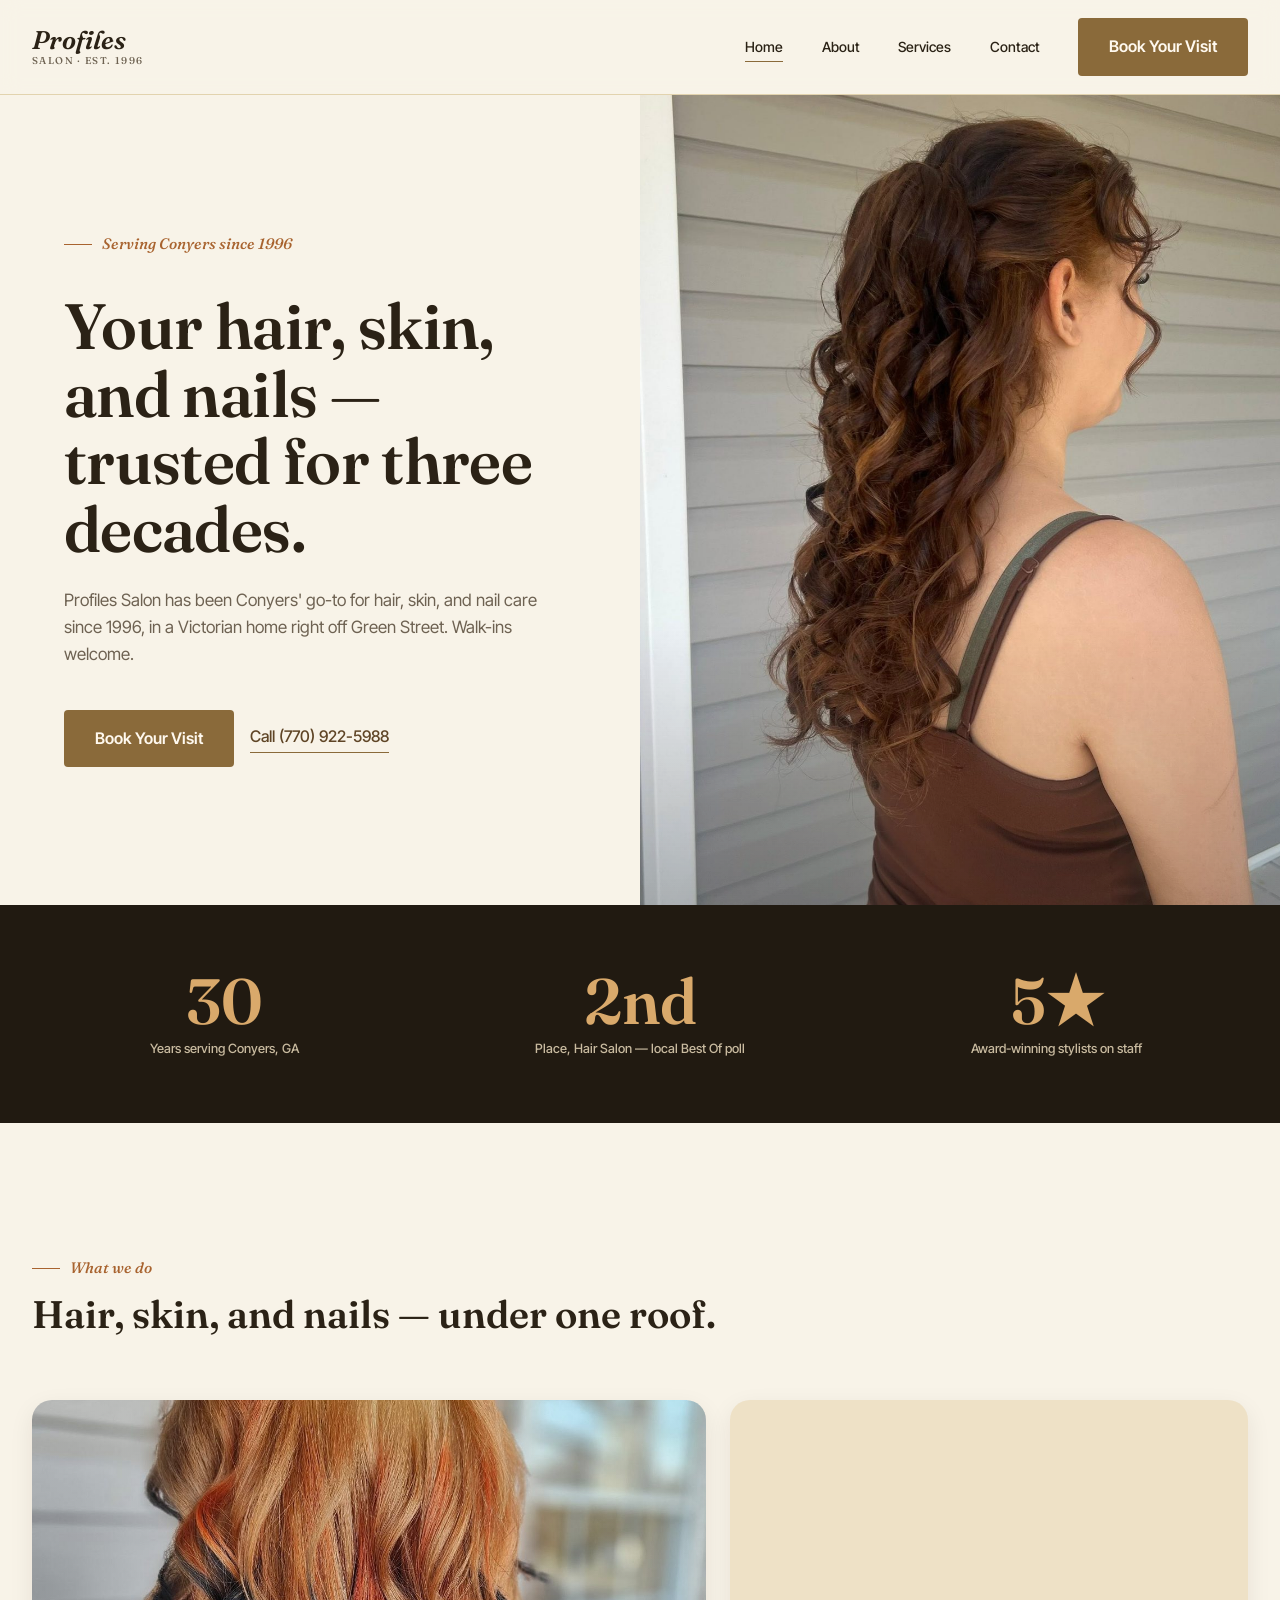
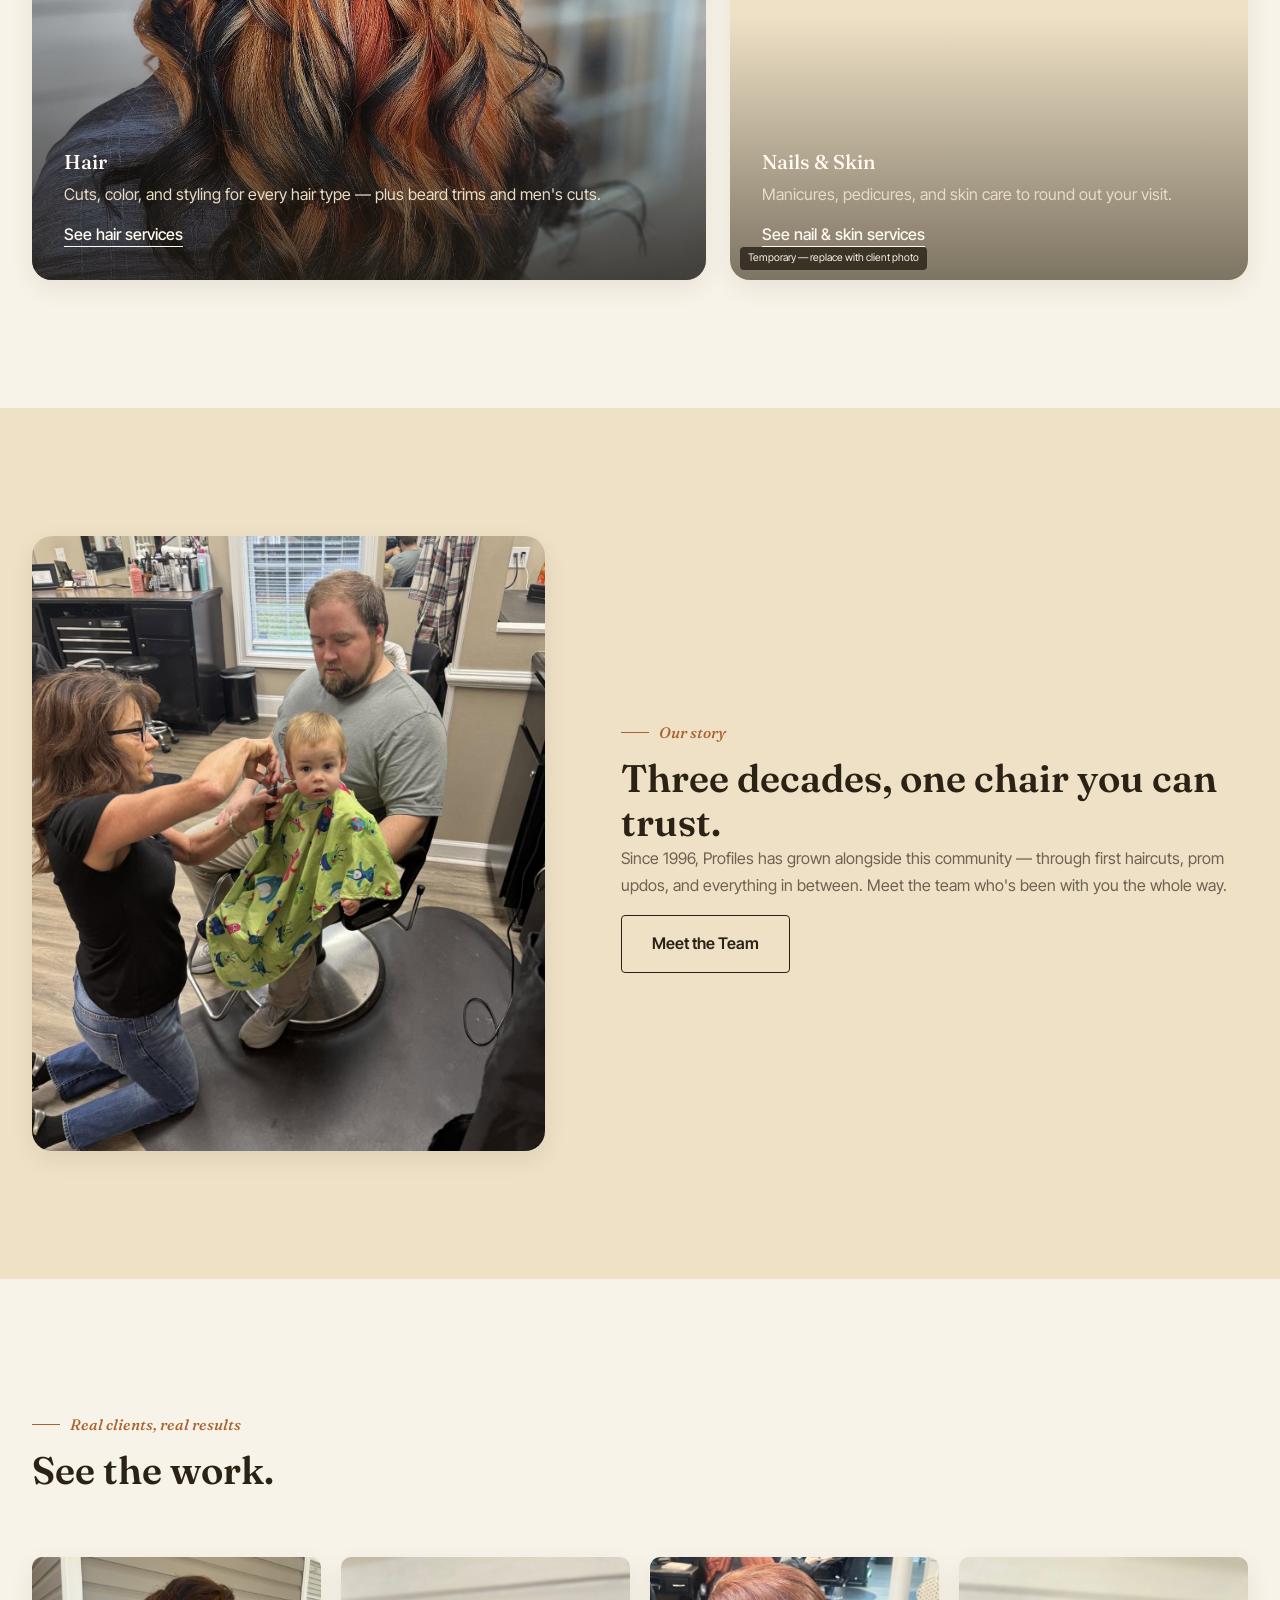
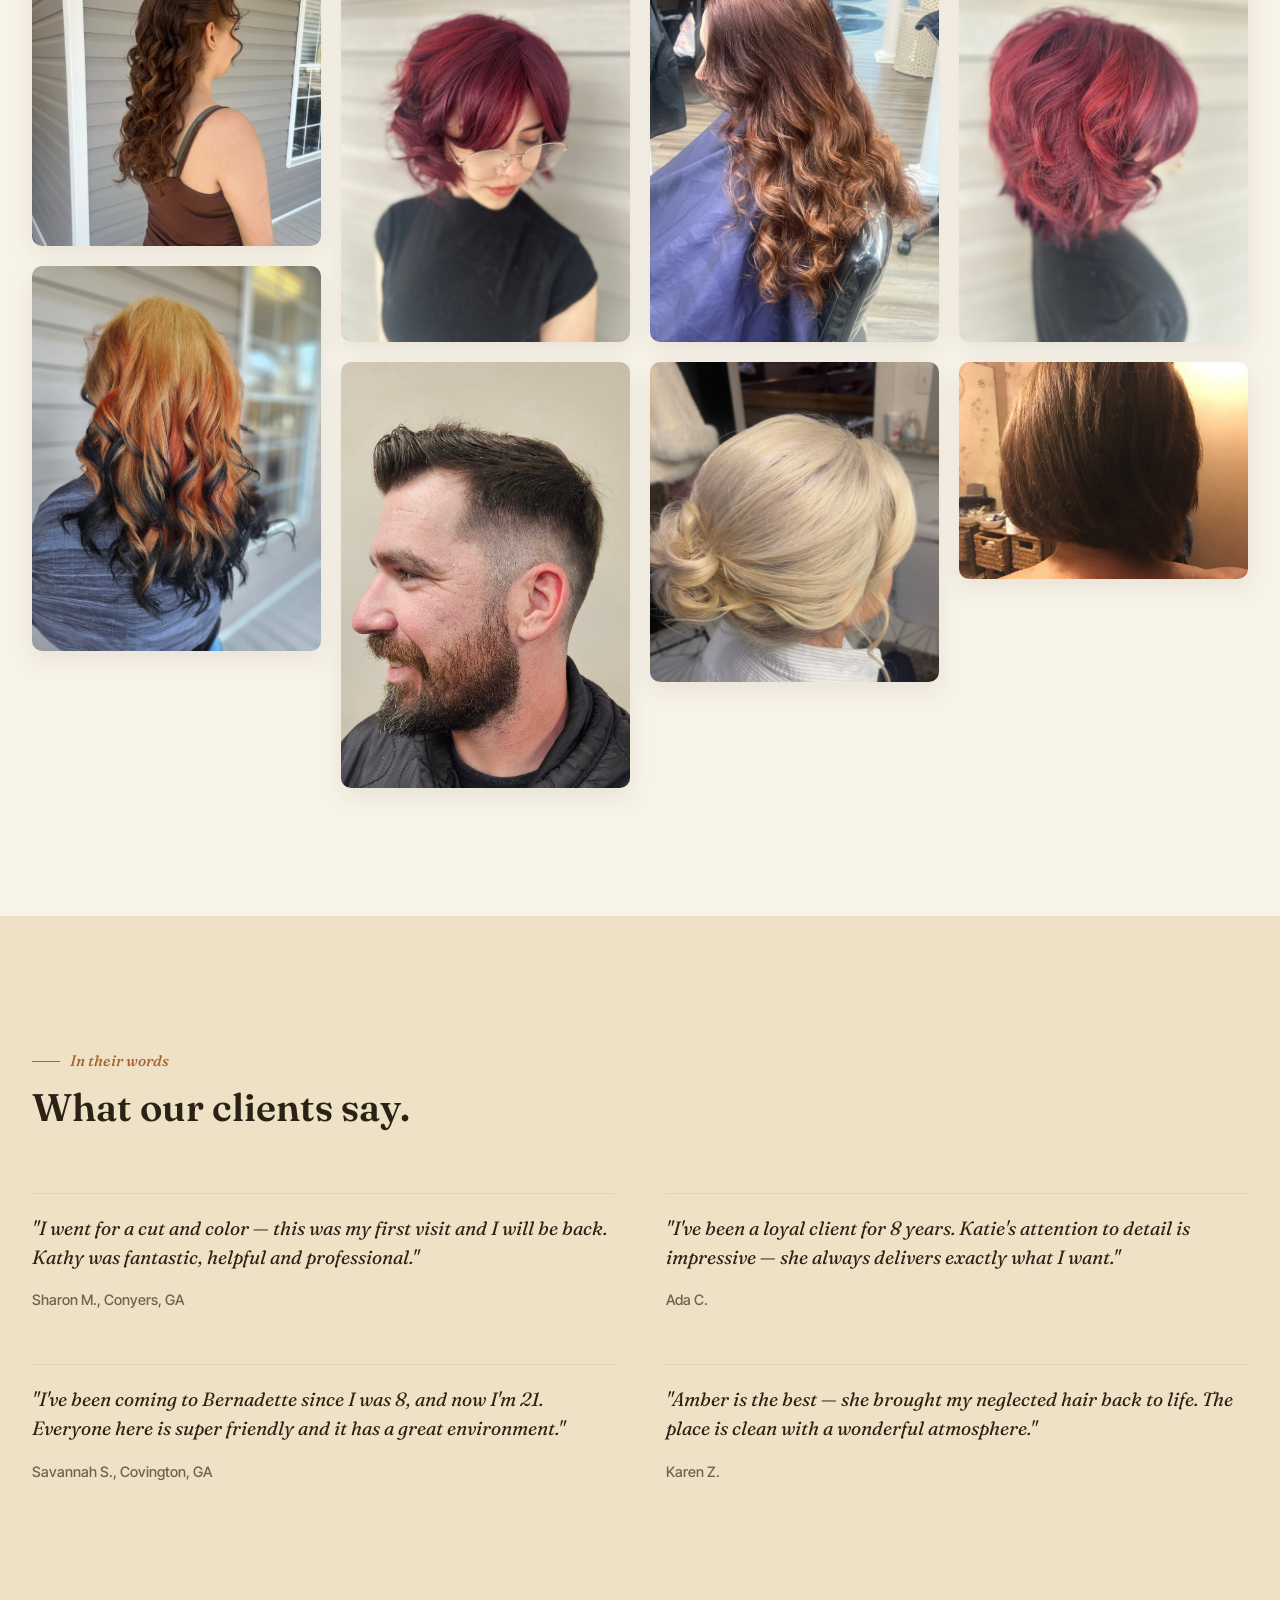
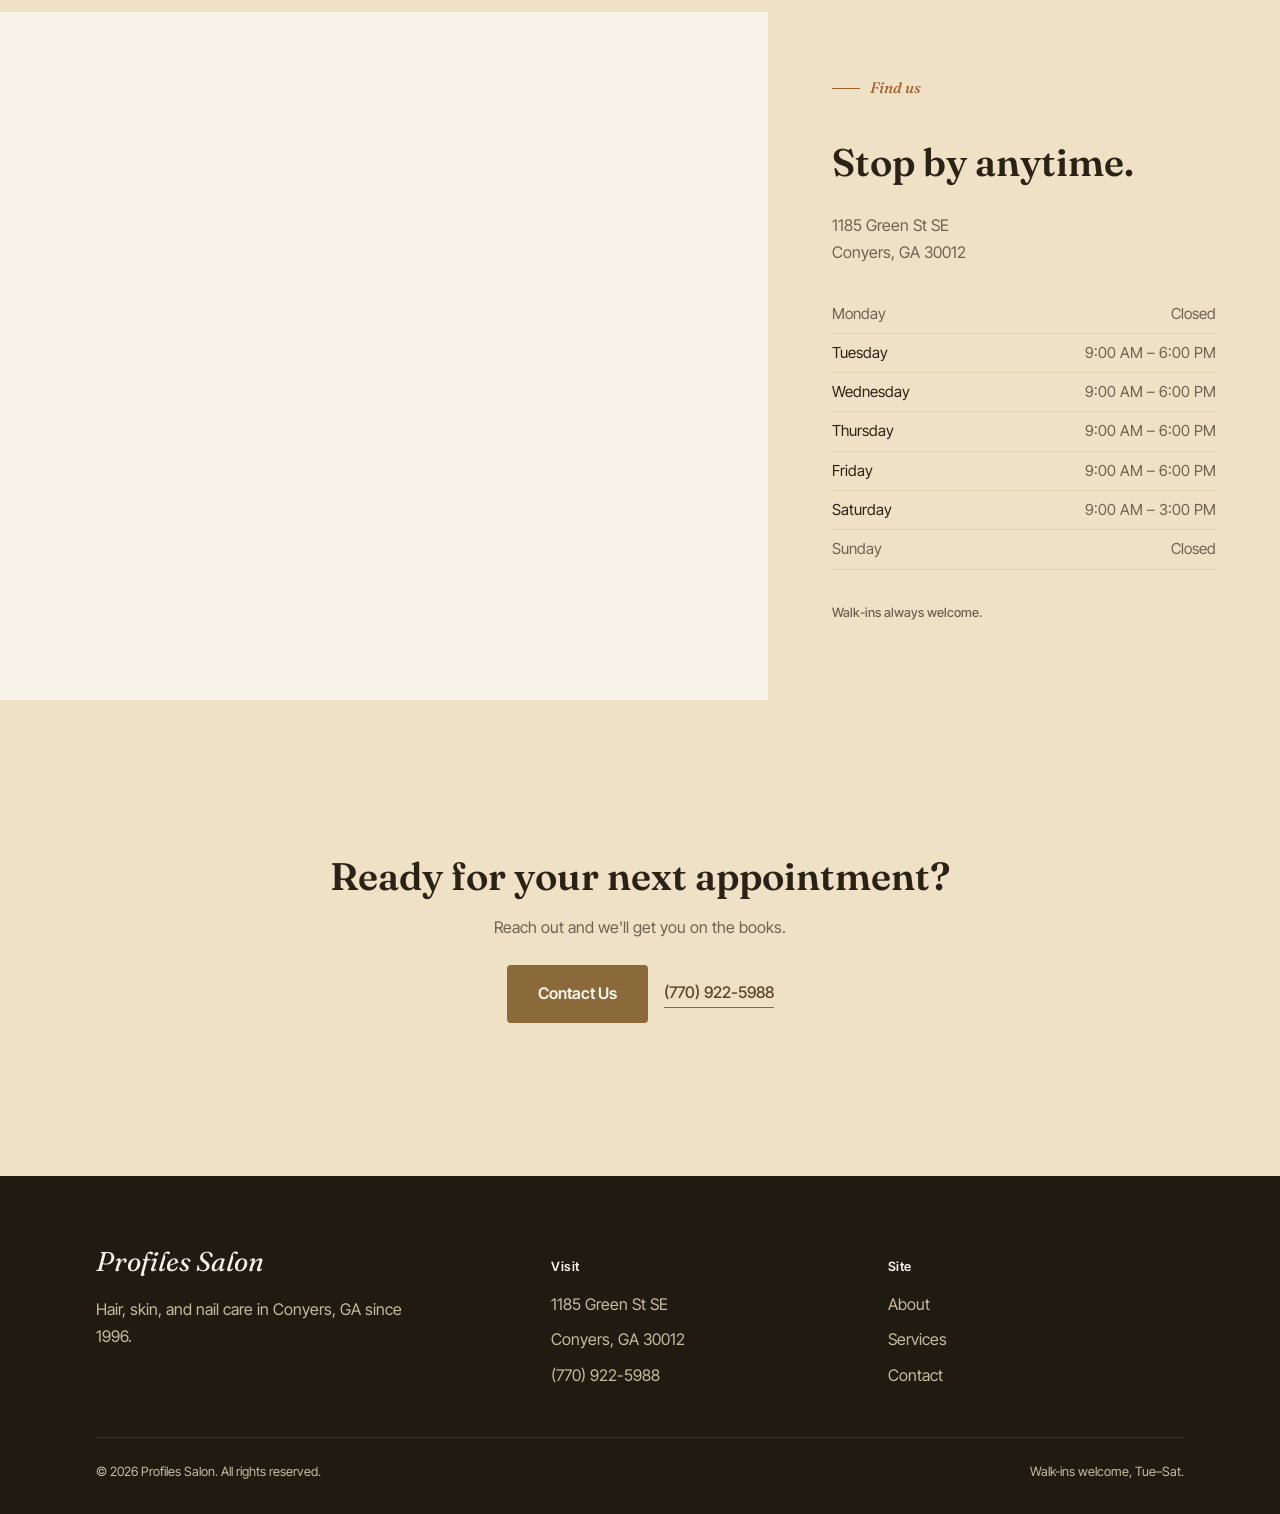
<file: index.html>
<!DOCTYPE html>
<html lang="en">
<head>
<meta charset="UTF-8">
<meta name="viewport" content="width=device-width, initial-scale=1.0">
<title>Profiles Salon — Hair, Skin & Nails in Conyers, GA Since 1996</title>
<meta name="description" content="Profiles Salon has served Conyers, GA with hair, skin, and nail care since 1996. Walk-ins welcome. Call (770) 922-5988.">
<link rel="preconnect" href="https://fonts.googleapis.com">
<link rel="preconnect" href="https://fonts.gstatic.com" crossorigin>
<link href="https://fonts.googleapis.com/css2?family=Fraunces:ital,wght@0,500;0,600;0,700;1,500;1,600&family=Inter+Tight:wght@400;500;600;700&display=swap" rel="stylesheet">
<link rel="stylesheet" href="styles.css">
</head>
<body>
<div class="scroll-progress"></div>
<div class="cursor-glow" aria-hidden="true"></div>

<nav class="nav">
  <div class="content">
    <a href="index.html" class="nav-logo">Profiles<span>SALON &middot; EST. 1996</span></a>
    <button class="nav-toggle" aria-label="Toggle menu" aria-expanded="false">
      <svg viewBox="0 0 24 24" fill="none" stroke="currentColor" stroke-width="1.6"><path d="M3 6h18M3 12h18M3 18h18"/></svg>
    </button>
    <div class="nav-links">
      <a href="index.html" class="nav-link is-active">Home</a>
      <a href="about.html" class="nav-link">About</a>
      <a href="services.html" class="nav-link">Services</a>
      <a href="contact.html" class="nav-link">Contact</a>
      <a href="contact.html" class="btn btn--primary">Book Your Visit</a>
    </div>
  </div>
</nav>

<header class="hero-split">
  <div class="hero-split__text reveal">
    <span class="label">Serving Conyers since 1996</span>
    <h1>Your hair, skin, and nails — trusted for three decades.</h1>
    <p class="subhead">Profiles Salon has been Conyers' go-to for hair, skin, and nail care since 1996, in a Victorian home right off Green Street. Walk-ins welcome.</p>
    <div class="btn-row">
      <a href="contact.html" class="btn btn--primary">Book Your Visit</a>
      <a href="tel:7709225988" class="text-link">Call (770) 922-5988</a>
    </div>
  </div>
  <div class="hero-split__image">
    <img src="images/profileshair7.jpg" alt="Long curled half-up hairstyle by Profiles Salon" width="1024" height="1024" fetchpriority="high">
  </div>
</header>

<section class="section section--dark section--tight">
  <div class="content">
    <div class="trust-bar">
      <div class="trust-bar__item">
        <div class="stat-number">30</div>
        <div class="meta">Years serving Conyers, GA</div>
      </div>
      <div class="trust-bar__item">
        <div class="stat-number">2nd</div>
        <div class="meta">Place, Hair Salon — local Best Of poll</div>
      </div>
      <div class="trust-bar__item">
        <div class="stat-number">5★</div>
        <div class="meta">Award-winning stylists on staff</div>
      </div>
    </div>
  </div>
</section>

<section class="section">
  <div class="content">
    <div class="section-head">
      <span class="label">What we do</span>
      <h2>Hair, skin, and nails — under one roof.</h2>
    </div>
    <div class="diptych">
      <div class="diptych__tile">
        <img src="images/profileshair6.jpg" alt="Vivid orange and black color transformation at Profiles Salon" loading="lazy">
        <div class="diptych__content">
          <h3>Hair</h3>
          <p>Cuts, color, and styling for every hair type — plus beard trims and men's cuts.</p>
          <a href="services.html" class="text-link" style="color:#FFF9EF;border-color:#FFF9EF;">See hair services</a>
        </div>
      </div>
      <div class="diptych__tile diptych__tile--placeholder">
        <span class="placeholder-note">Temporary — replace with client photo</span>
        <div class="diptych__content">
          <h3>Nails &amp; Skin</h3>
          <p>Manicures, pedicures, and skin care to round out your visit.</p>
          <a href="services.html" class="text-link" style="color:#FFF9EF;border-color:#FFF9EF;">See nail &amp; skin services</a>
        </div>
      </div>
    </div>
  </div>
</section>

<section class="section section--alt">
  <div class="content">
    <div class="about-split">
      <div class="about-split__image">
        <img src="images/profileshair3.jpg" alt="A young client getting his first haircut at Profiles Salon, held by his father" loading="lazy">
      </div>
      <div>
        <span class="label">Our story</span>
        <h2>Three decades, one chair you can trust.</h2>
        <p>Since 1996, Profiles has grown alongside this community — through first haircuts, prom updos, and everything in between. Meet the team who's been with you the whole way.</p>
        <a href="about.html" class="btn btn--ghost">Meet the Team</a>
      </div>
    </div>
  </div>
</section>

<section class="section">
  <div class="content--wide">
    <div class="section-head">
      <span class="label">Real clients, real results</span>
      <h2>See the work.</h2>
    </div>
    <div class="gallery">
      <img src="images/profileshair7.jpg" alt="Long curled half-up style" loading="lazy">
      <img src="images/profileshair6.jpg" alt="Vivid orange and black color work" loading="lazy">
      <img src="images/profileshair1_0.jpg" alt="Short red bob with bangs" loading="lazy">
      <img src="images/profileshair4.jpg" alt="Men's fade haircut and beard trim" loading="lazy">
      <img src="images/profileshair2.jpg" alt="Long auburn waves" loading="lazy">
      <img src="images/profileshair5.jpg" alt="Soft blonde updo" loading="lazy">
      <img src="images/profileshair1.jpg" alt="Short red bob styled from above" loading="lazy">
      <img src="images/profileshair.jpg" alt="Classic brunette bob" loading="lazy">
    </div>
  </div>
</section>

<section class="section section--alt">
  <div class="content">
    <div class="section-head">
      <span class="label">In their words</span>
      <h2>What our clients say.</h2>
    </div>
    <div class="testimonials">
      <div class="testimonial reveal">
        <p>"I went for a cut and color — this was my first visit and I will be back. Kathy was fantastic, helpful and professional."</p>
        <cite>Sharon M., Conyers, GA</cite>
      </div>
      <div class="testimonial reveal">
        <p>"I've been a loyal client for 8 years. Katie's attention to detail is impressive — she always delivers exactly what I want."</p>
        <cite>Ada C.</cite>
      </div>
      <div class="testimonial reveal">
        <p>"I've been coming to Bernadette since I was 8, and now I'm 21. Everyone here is super friendly and it has a great environment."</p>
        <cite>Savannah S., Covington, GA</cite>
      </div>
      <div class="testimonial reveal">
        <p>"Amber is the best — she brought my neglected hair back to life. The place is clean with a wonderful atmosphere."</p>
        <cite>Karen Z.</cite>
      </div>
    </div>
  </div>
</section>

<section class="location-split">
  <div class="location-split__map">
    <iframe src="https://www.google.com/maps?q=1185+Green+St+SE,+Conyers,+GA+30012&output=embed" title="Map to Profiles Salon" loading="lazy"></iframe>
  </div>
  <div class="location-split__info">
    <span class="label">Find us</span>
    <h2>Stop by anytime.</h2>
    <p style="margin-bottom:0;">1185 Green St SE<br>Conyers, GA 30012</p>
    <table class="hours-table">
      <tr class="is-closed"><td>Monday</td><td>Closed</td></tr>
      <tr><td>Tuesday</td><td>9:00 AM – 6:00 PM</td></tr>
      <tr><td>Wednesday</td><td>9:00 AM – 6:00 PM</td></tr>
      <tr><td>Thursday</td><td>9:00 AM – 6:00 PM</td></tr>
      <tr><td>Friday</td><td>9:00 AM – 6:00 PM</td></tr>
      <tr><td>Saturday</td><td>9:00 AM – 3:00 PM</td></tr>
      <tr class="is-closed"><td>Sunday</td><td>Closed</td></tr>
    </table>
    <p class="meta" style="margin-top:4px;">Walk-ins always welcome.</p>
  </div>
</section>

<section class="section--cta">
  <div class="content--narrow">
    <h2>Ready for your next appointment?</h2>
    <p style="margin-top:16px;">Reach out and we'll get you on the books.</p>
    <div class="btn-row" style="justify-content:center;margin-top:24px;">
      <a href="contact.html" class="btn btn--primary">Contact Us</a>
      <a href="tel:7709225988" class="text-link">(770) 922-5988</a>
    </div>
  </div>
</section>

<footer class="footer">
  <div class="content">
    <div class="footer-grid">
      <div>
        <div class="footer-logo">Profiles Salon</div>
        <p style="color:var(--color-dark-muted);max-width:36ch;">Hair, skin, and nail care in Conyers, GA since 1996.</p>
      </div>
      <div>
        <h4>Visit</h4>
        <ul>
          <li>1185 Green St SE</li>
          <li>Conyers, GA 30012</li>
          <li><a href="tel:7709225988">(770) 922-5988</a></li>
        </ul>
      </div>
      <div>
        <h4>Site</h4>
        <ul>
          <li><a href="about.html">About</a></li>
          <li><a href="services.html">Services</a></li>
          <li><a href="contact.html">Contact</a></li>
        </ul>
      </div>
    </div>
    <div class="footer-bottom">
      <span>© 2026 Profiles Salon. All rights reserved.</span>
      <span>Walk-ins welcome, Tue–Sat.</span>
    </div>
  </div>
</footer>

<script src="script.js"></script>
</body>
</html>
</file>
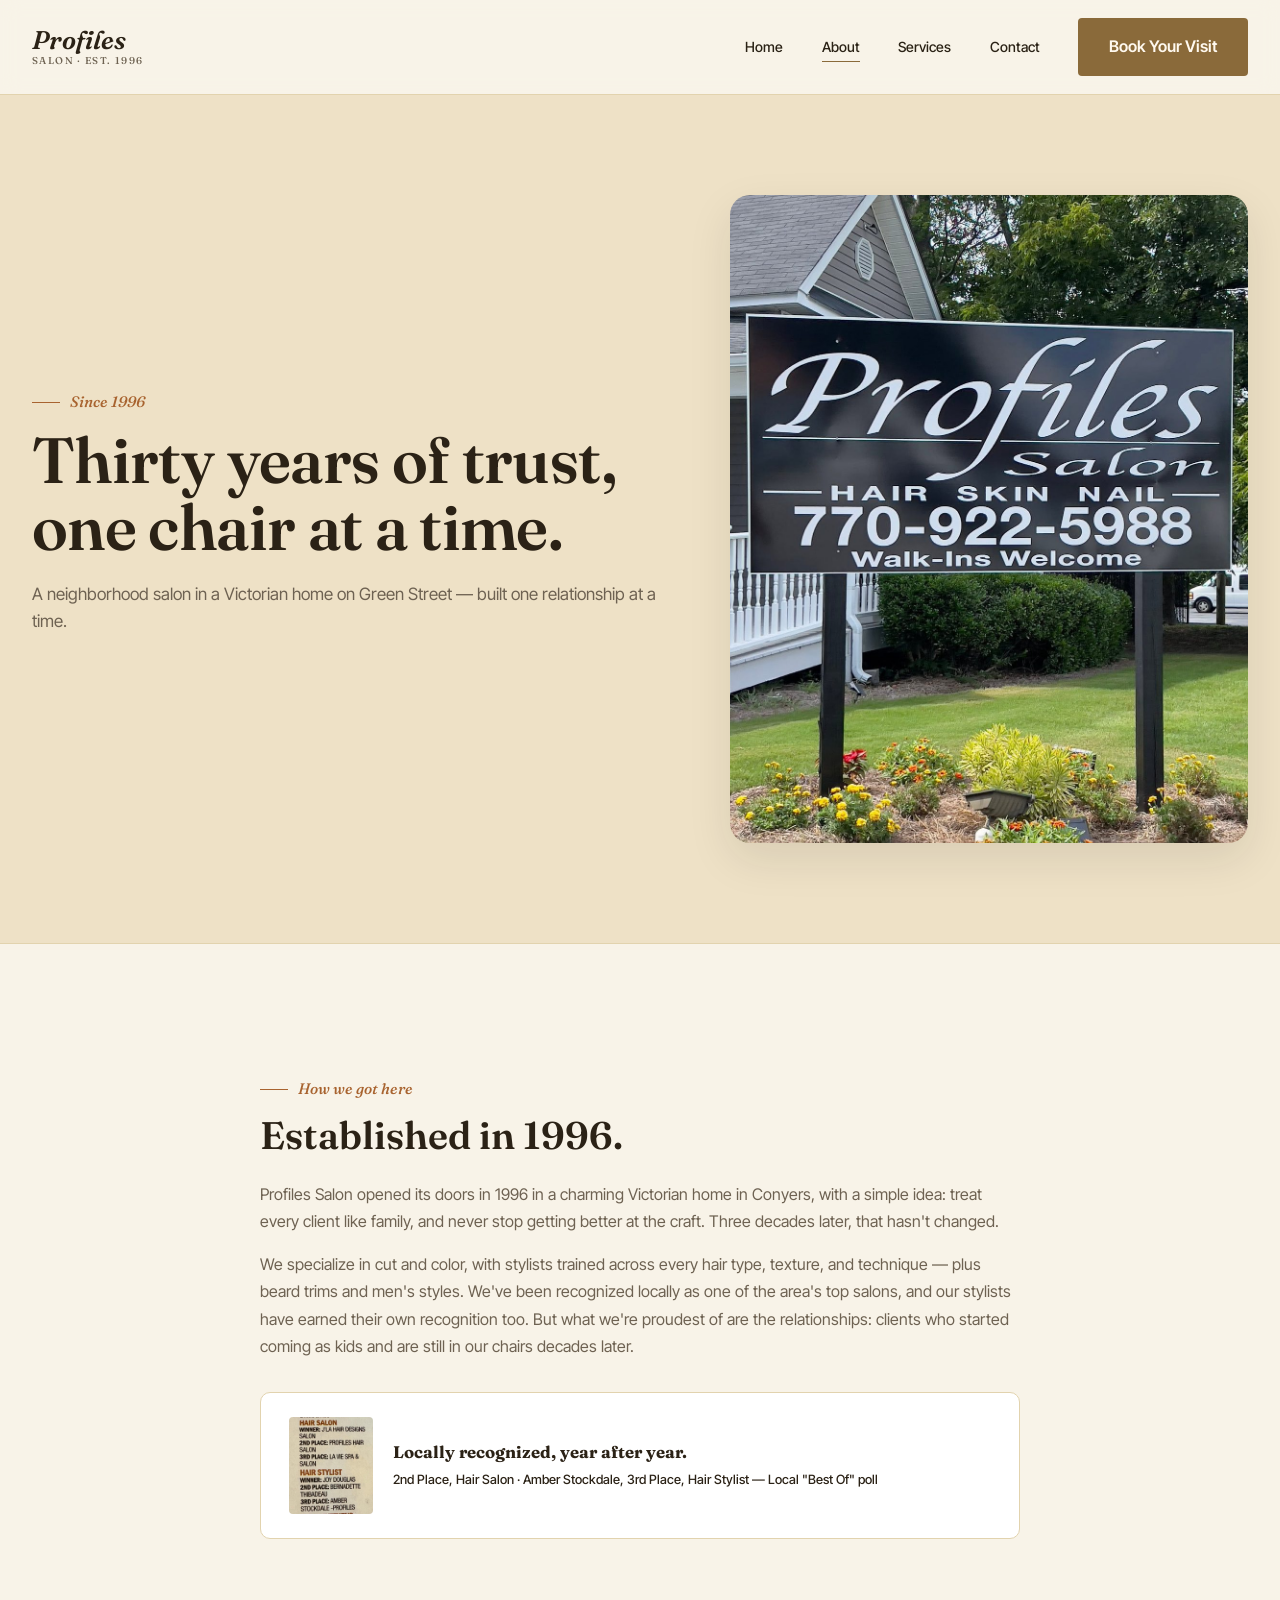
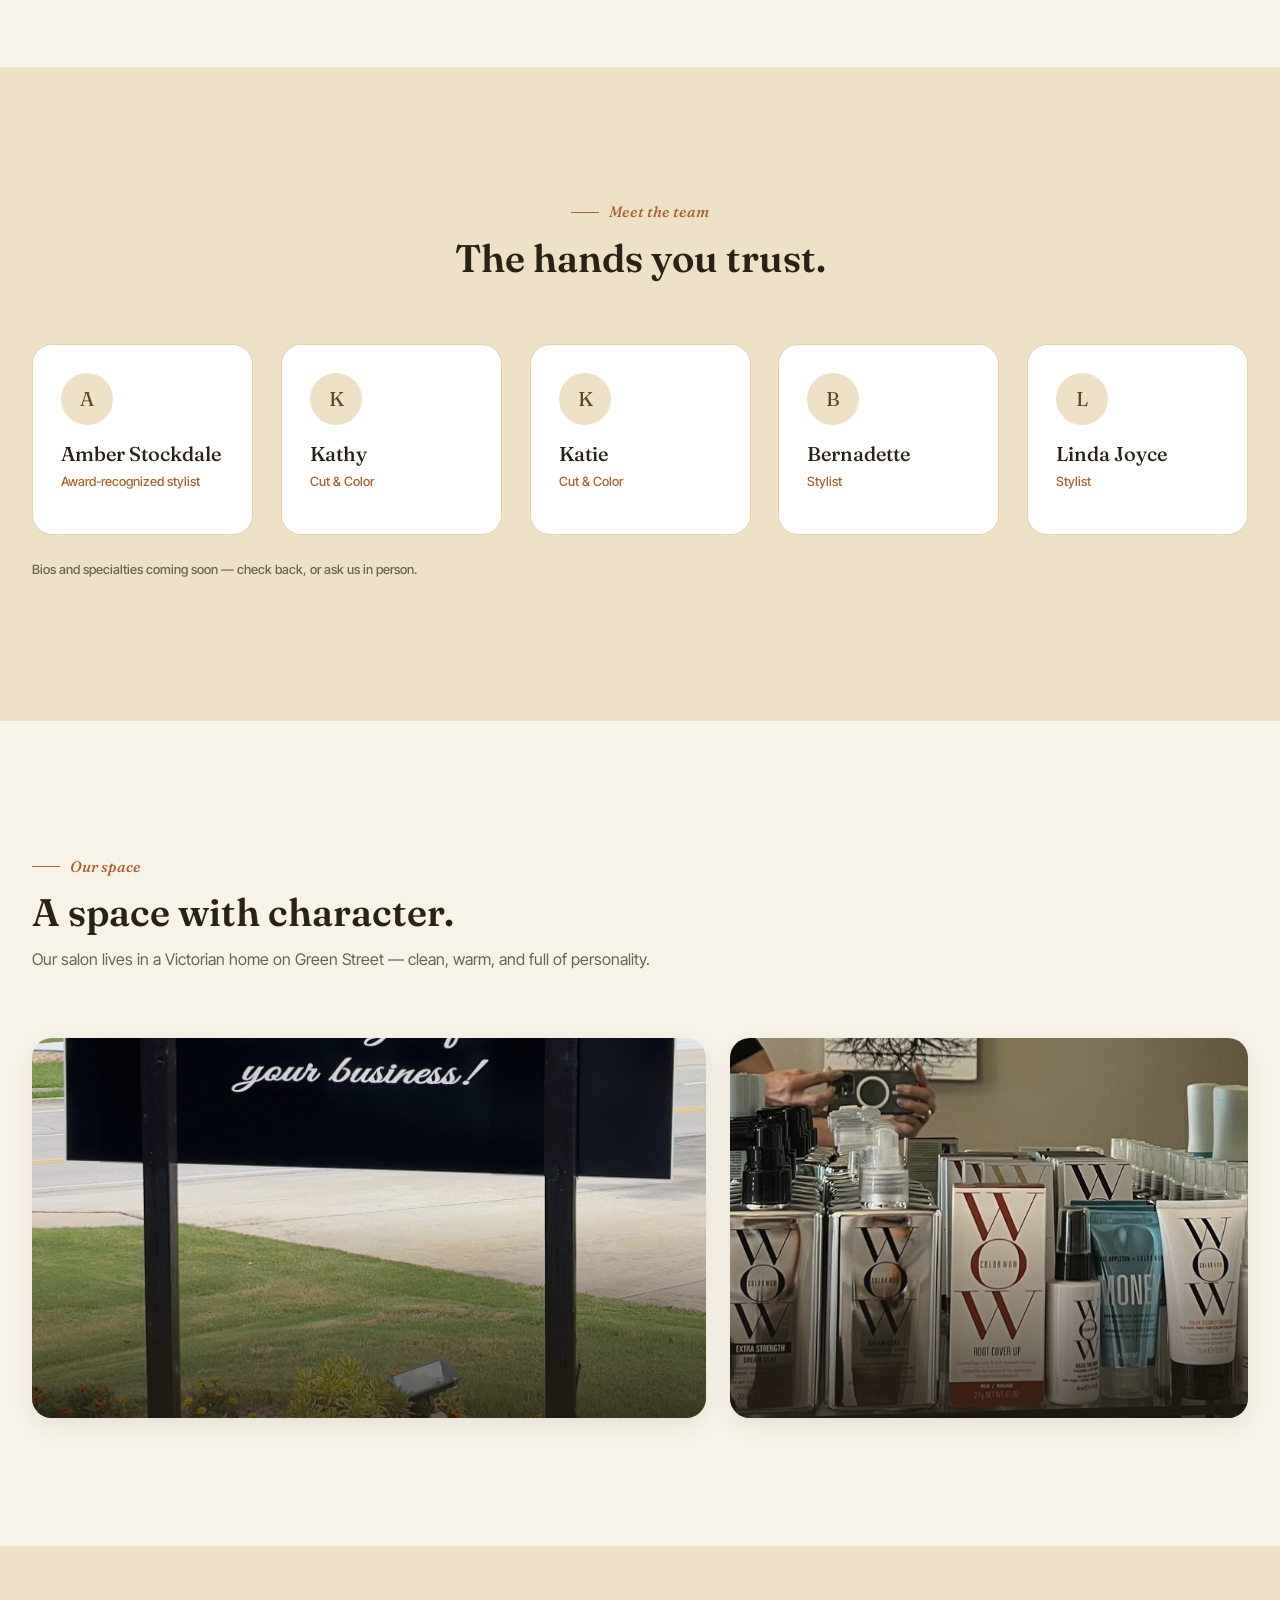
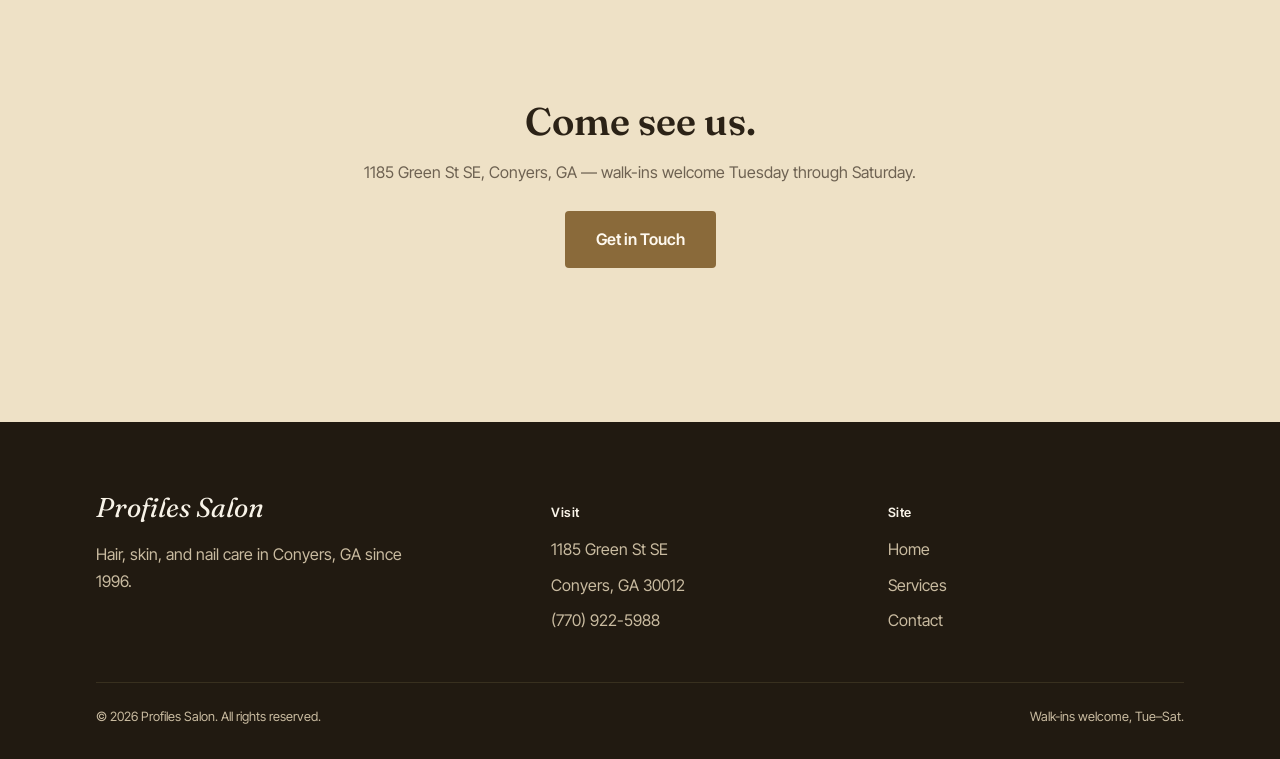
<file: about.html>
<!DOCTYPE html>
<html lang="en">
<head>
<meta charset="UTF-8">
<meta name="viewport" content="width=device-width, initial-scale=1.0">
<title>About Profiles Salon — 30 Years in Conyers, GA</title>
<meta name="description" content="Profiles Salon opened in 1996 in a Victorian home in Conyers, GA. Meet the team and learn our story.">
<link rel="preconnect" href="https://fonts.googleapis.com">
<link rel="preconnect" href="https://fonts.gstatic.com" crossorigin>
<link href="https://fonts.googleapis.com/css2?family=Fraunces:ital,wght@0,500;0,600;0,700;1,500;1,600&family=Inter+Tight:wght@400;500;600;700&display=swap" rel="stylesheet">
<link rel="stylesheet" href="styles.css">
</head>
<body>
<div class="scroll-progress"></div>
<div class="cursor-glow" aria-hidden="true"></div>

<nav class="nav">
  <div class="content">
    <a href="index.html" class="nav-logo">Profiles<span>SALON &middot; EST. 1996</span></a>
    <button class="nav-toggle" aria-label="Toggle menu" aria-expanded="false">
      <svg viewBox="0 0 24 24" fill="none" stroke="currentColor" stroke-width="1.6"><path d="M3 6h18M3 12h18M3 18h18"/></svg>
    </button>
    <div class="nav-links">
      <a href="index.html" class="nav-link">Home</a>
      <a href="about.html" class="nav-link is-active">About</a>
      <a href="services.html" class="nav-link">Services</a>
      <a href="contact.html" class="nav-link">Contact</a>
      <a href="contact.html" class="btn btn--primary">Book Your Visit</a>
    </div>
  </div>
</nav>

<header class="hero-medium">
  <div class="content hero-medium__inner">
    <div>
      <span class="label">Since 1996</span>
      <h1>Thirty years of trust, one chair at a time.</h1>
      <p class="subhead" style="margin-top:20px;">A neighborhood salon in a Victorian home on Green Street — built one relationship at a time.</p>
    </div>
    <div class="hero-medium__image">
      <img src="images/profilessign.jpg" alt="Profiles Salon exterior sign — Hair, Skin, Nail" width="900" height="1125">
    </div>
  </div>
</header>

<section class="section">
  <div class="content--narrow">
    <span class="label">How we got here</span>
    <h2>Established in 1996.</h2>
    <p style="margin-top:24px;">Profiles Salon opened its doors in 1996 in a charming Victorian home in Conyers, with a simple idea: treat every client like family, and never stop getting better at the craft. Three decades later, that hasn't changed.</p>
    <p>We specialize in cut and color, with stylists trained across every hair type, texture, and technique — plus beard trims and men's styles. We've been recognized locally as one of the area's top salons, and our stylists have earned their own recognition too. But what we're proudest of are the relationships: clients who started coming as kids and are still in our chairs decades later.</p>
    <div class="award-strip" style="margin-top:32px;">
      <img src="images/profileswinner2025.jpg" alt="Local Best Of award clipping naming Profiles Hair Salon 2nd place and stylist Amber Stockdale 3rd place">
      <div>
        <strong style="display:block;font-family:var(--font-display);font-size:1.05rem;">Locally recognized, year after year.</strong>
        <span class="meta">2nd Place, Hair Salon &middot; Amber Stockdale, 3rd Place, Hair Stylist — Local "Best Of" poll</span>
      </div>
    </div>
  </div>
</section>

<section class="section section--alt">
  <div class="content">
    <div class="section-head section-head--center">
      <span class="label">Meet the team</span>
      <h2>The hands you trust.</h2>
    </div>
    <div class="team-grid">
      <div class="team-card">
        <div class="team-card__initial">A</div>
        <h3>Amber Stockdale</h3>
        <p class="meta">Award-recognized stylist</p>
      </div>
      <div class="team-card">
        <div class="team-card__initial">K</div>
        <h3>Kathy</h3>
        <p class="meta">Cut &amp; Color</p>
      </div>
      <div class="team-card">
        <div class="team-card__initial">K</div>
        <h3>Katie</h3>
        <p class="meta">Cut &amp; Color</p>
      </div>
      <div class="team-card">
        <div class="team-card__initial">B</div>
        <h3>Bernadette</h3>
        <p class="meta">Stylist</p>
      </div>
      <div class="team-card">
        <div class="team-card__initial">L</div>
        <h3>Linda Joyce</h3>
        <p class="meta">Stylist</p>
      </div>
    </div>
    <p class="meta" style="margin-top:24px;">Bios and specialties coming soon — check back, or ask us in person.</p>
  </div>
</section>

<section class="section">
  <div class="content">
    <div class="section-head">
      <span class="label">Our space</span>
      <h2>A space with character.</h2>
      <p style="margin-top:12px;">Our salon lives in a Victorian home on Green Street — clean, warm, and full of personality.</p>
    </div>
    <div class="diptych">
      <div class="diptych__tile" style="min-height:380px;">
        <img src="images/profilessign1.jpg" alt="Thank you signage outside Profiles Salon" loading="lazy">
      </div>
      <div class="diptych__tile" style="min-height:380px;">
        <img src="images/profilesstock.jpg" alt="Professional haircare products for sale inside Profiles Salon" loading="lazy">
      </div>
    </div>
  </div>
</section>

<section class="section--cta">
  <div class="content--narrow">
    <h2>Come see us.</h2>
    <p style="margin-top:16px;">1185 Green St SE, Conyers, GA — walk-ins welcome Tuesday through Saturday.</p>
    <div class="btn-row" style="justify-content:center;margin-top:24px;">
      <a href="contact.html" class="btn btn--primary">Get in Touch</a>
    </div>
  </div>
</section>

<footer class="footer">
  <div class="content">
    <div class="footer-grid">
      <div>
        <div class="footer-logo">Profiles Salon</div>
        <p style="color:var(--color-dark-muted);max-width:36ch;">Hair, skin, and nail care in Conyers, GA since 1996.</p>
      </div>
      <div>
        <h4>Visit</h4>
        <ul>
          <li>1185 Green St SE</li>
          <li>Conyers, GA 30012</li>
          <li><a href="tel:7709225988">(770) 922-5988</a></li>
        </ul>
      </div>
      <div>
        <h4>Site</h4>
        <ul>
          <li><a href="index.html">Home</a></li>
          <li><a href="services.html">Services</a></li>
          <li><a href="contact.html">Contact</a></li>
        </ul>
      </div>
    </div>
    <div class="footer-bottom">
      <span>© 2026 Profiles Salon. All rights reserved.</span>
      <span>Walk-ins welcome, Tue–Sat.</span>
    </div>
  </div>
</footer>

<script src="script.js"></script>
</body>
</html>
</file>
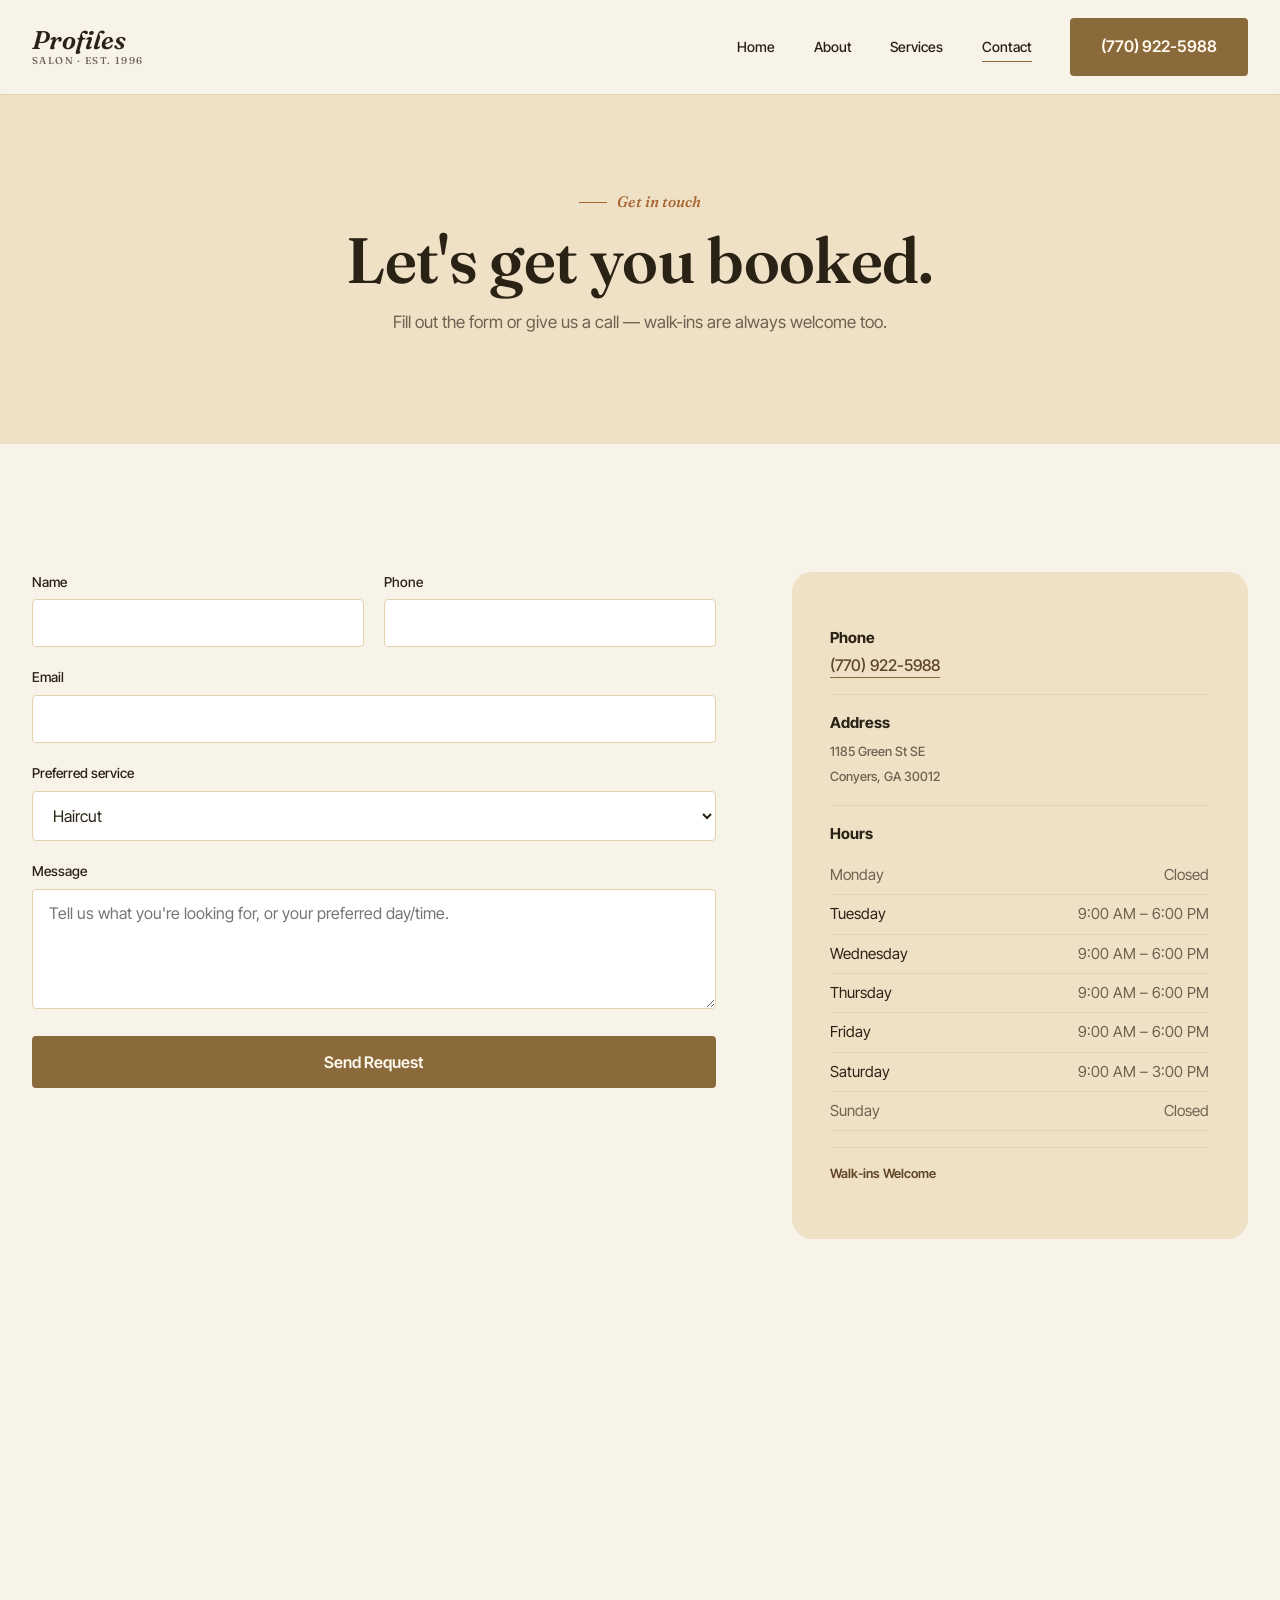
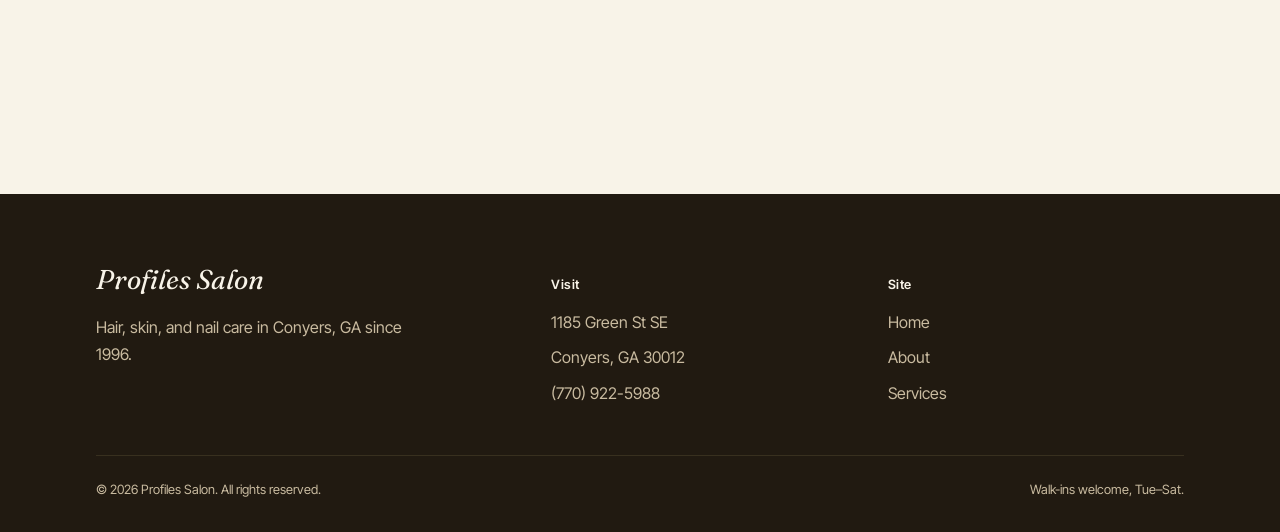
<file: contact.html>
<!DOCTYPE html>
<html lang="en">
<head>
<meta charset="UTF-8">
<meta name="viewport" content="width=device-width, initial-scale=1.0">
<title>Contact Profiles Salon — Conyers, GA</title>
<meta name="description" content="Book your visit at Profiles Salon in Conyers, GA. Call (770) 922-5988 or fill out our contact form. Walk-ins welcome.">
<link rel="preconnect" href="https://fonts.googleapis.com">
<link rel="preconnect" href="https://fonts.gstatic.com" crossorigin>
<link href="https://fonts.googleapis.com/css2?family=Fraunces:ital,wght@0,500;0,600;0,700;1,500;1,600&family=Inter+Tight:wght@400;500;600;700&display=swap" rel="stylesheet">
<link rel="stylesheet" href="styles.css">
</head>
<body>
<div class="scroll-progress"></div>
<div class="cursor-glow" aria-hidden="true"></div>

<nav class="nav">
  <div class="content">
    <a href="index.html" class="nav-logo">Profiles<span>SALON &middot; EST. 1996</span></a>
    <button class="nav-toggle" aria-label="Toggle menu" aria-expanded="false">
      <svg viewBox="0 0 24 24" fill="none" stroke="currentColor" stroke-width="1.6"><path d="M3 6h18M3 12h18M3 18h18"/></svg>
    </button>
    <div class="nav-links">
      <a href="index.html" class="nav-link">Home</a>
      <a href="about.html" class="nav-link">About</a>
      <a href="services.html" class="nav-link">Services</a>
      <a href="contact.html" class="nav-link is-active">Contact</a>
      <a href="tel:7709225988" class="btn btn--primary">(770) 922-5988</a>
    </div>
  </div>
</nav>

<header class="section section--alt" style="padding-block:clamp(56px,8vw,90px);">
  <div class="content--narrow" style="text-align:center;">
    <span class="label" style="justify-content:center;">Get in touch</span>
    <h1>Let's get you booked.</h1>
    <p class="subhead" style="margin-top:16px;">Fill out the form or give us a call — walk-ins are always welcome too.</p>
  </div>
</header>

<section class="section">
  <div class="content">
    <div class="contact-split">
      <div>
        <!--
          FORM SUBMISSIONS — powered by Formspree (https://formspree.io)
          Submissions currently deliver to: vsbrown3@asu.edu

          TO CHANGE THE RECEIVING EMAIL LATER (e.g. switching to the
          business's own inbox):
            1. Go to https://formspree.io and sign in (or create a free
               account) with the NEW email address.
            2. Create a new form there — Formspree gives you a form ID
               that looks like "https://formspree.io/f/abcd1234".
            3. Replace the "action" URL directly below with that new
               endpoint.
            4. Formspree will send a one-time confirmation email to the
               new address — click the link in it to activate the form.
          That's it — no other files need to change.
        -->
        <form id="contact-form" action="https://formspree.io/f/vsbrown3@asu.edu" method="POST">
          <input type="hidden" name="_subject" value="New booking request — Profiles Salon website">
          <input type="text" name="_gotcha" style="display:none" tabindex="-1" autocomplete="off">
          <div class="form-row">
            <div class="form-field">
              <label for="name">Name</label>
              <input type="text" id="name" name="name" required>
            </div>
            <div class="form-field">
              <label for="phone">Phone</label>
              <input type="tel" id="phone" name="phone" required>
            </div>
          </div>
          <div class="form-field">
            <label for="email">Email</label>
            <input type="email" id="email" name="_replyto" required>
          </div>
          <div class="form-field">
            <label for="service">Preferred service</label>
            <select id="service" name="service">
              <option>Haircut</option>
              <option>Color</option>
              <option>Styling / Updo</option>
              <option>Manicure / Pedicure</option>
              <option>Skin Care</option>
              <option>Not sure yet</option>
            </select>
          </div>
          <div class="form-field">
            <label for="message">Message</label>
            <textarea id="message" name="message" placeholder="Tell us what you're looking for, or your preferred day/time."></textarea>
          </div>
          <button type="submit" class="btn btn--primary" style="width:100%;">Send Request</button>
        </form>
        <div class="form-success">
          <strong>Thanks — we'll be in touch shortly to confirm your appointment.</strong>
        </div>
        <div class="form-error" style="display:none;background:#B3261E;color:#fff;padding:16px 20px;border-radius:var(--radius-md);margin-top:16px;">
          <strong>Something went wrong — please call us at (770) 922-5988 instead.</strong>
        </div>
      </div>

      <div class="contact-info-card">
        <div class="info-row">
          <div>
            <strong>Phone</strong>
            <a href="tel:7709225988" class="text-link">(770) 922-5988</a>
          </div>
        </div>
        <div class="info-row">
          <div>
            <strong>Address</strong>
            <span class="meta">1185 Green St SE<br>Conyers, GA 30012</span>
          </div>
        </div>
        <div class="info-row" style="display:block;">
          <strong>Hours</strong>
          <table class="hours-table" style="margin-top:10px;">
            <tr class="is-closed"><td>Monday</td><td>Closed</td></tr>
            <tr><td>Tuesday</td><td>9:00 AM – 6:00 PM</td></tr>
            <tr><td>Wednesday</td><td>9:00 AM – 6:00 PM</td></tr>
            <tr><td>Thursday</td><td>9:00 AM – 6:00 PM</td></tr>
            <tr><td>Friday</td><td>9:00 AM – 6:00 PM</td></tr>
            <tr><td>Saturday</td><td>9:00 AM – 3:00 PM</td></tr>
            <tr class="is-closed"><td>Sunday</td><td>Closed</td></tr>
          </table>
        </div>
        <div class="info-row">
          <span class="meta" style="color:var(--color-primary-dark);font-weight:600;">Walk-ins Welcome</span>
        </div>
      </div>
    </div>
  </div>
</section>

<section style="min-height:420px;">
  <iframe src="https://www.google.com/maps?q=1185+Green+St+SE,+Conyers,+GA+30012&output=embed" title="Map to Profiles Salon" loading="lazy" style="width:100%;height:420px;border:0;filter:grayscale(0.15) sepia(0.08);"></iframe>
</section>

<footer class="footer">
  <div class="content">
    <div class="footer-grid">
      <div>
        <div class="footer-logo">Profiles Salon</div>
        <p style="color:var(--color-dark-muted);max-width:36ch;">Hair, skin, and nail care in Conyers, GA since 1996.</p>
      </div>
      <div>
        <h4>Visit</h4>
        <ul>
          <li>1185 Green St SE</li>
          <li>Conyers, GA 30012</li>
          <li><a href="tel:7709225988">(770) 922-5988</a></li>
        </ul>
      </div>
      <div>
        <h4>Site</h4>
        <ul>
          <li><a href="index.html">Home</a></li>
          <li><a href="about.html">About</a></li>
          <li><a href="services.html">Services</a></li>
        </ul>
      </div>
    </div>
    <div class="footer-bottom">
      <span>© 2026 Profiles Salon. All rights reserved.</span>
      <span>Walk-ins welcome, Tue–Sat.</span>
    </div>
  </div>
</footer>

<script src="script.js"></script>
</body>
</html>
</file>
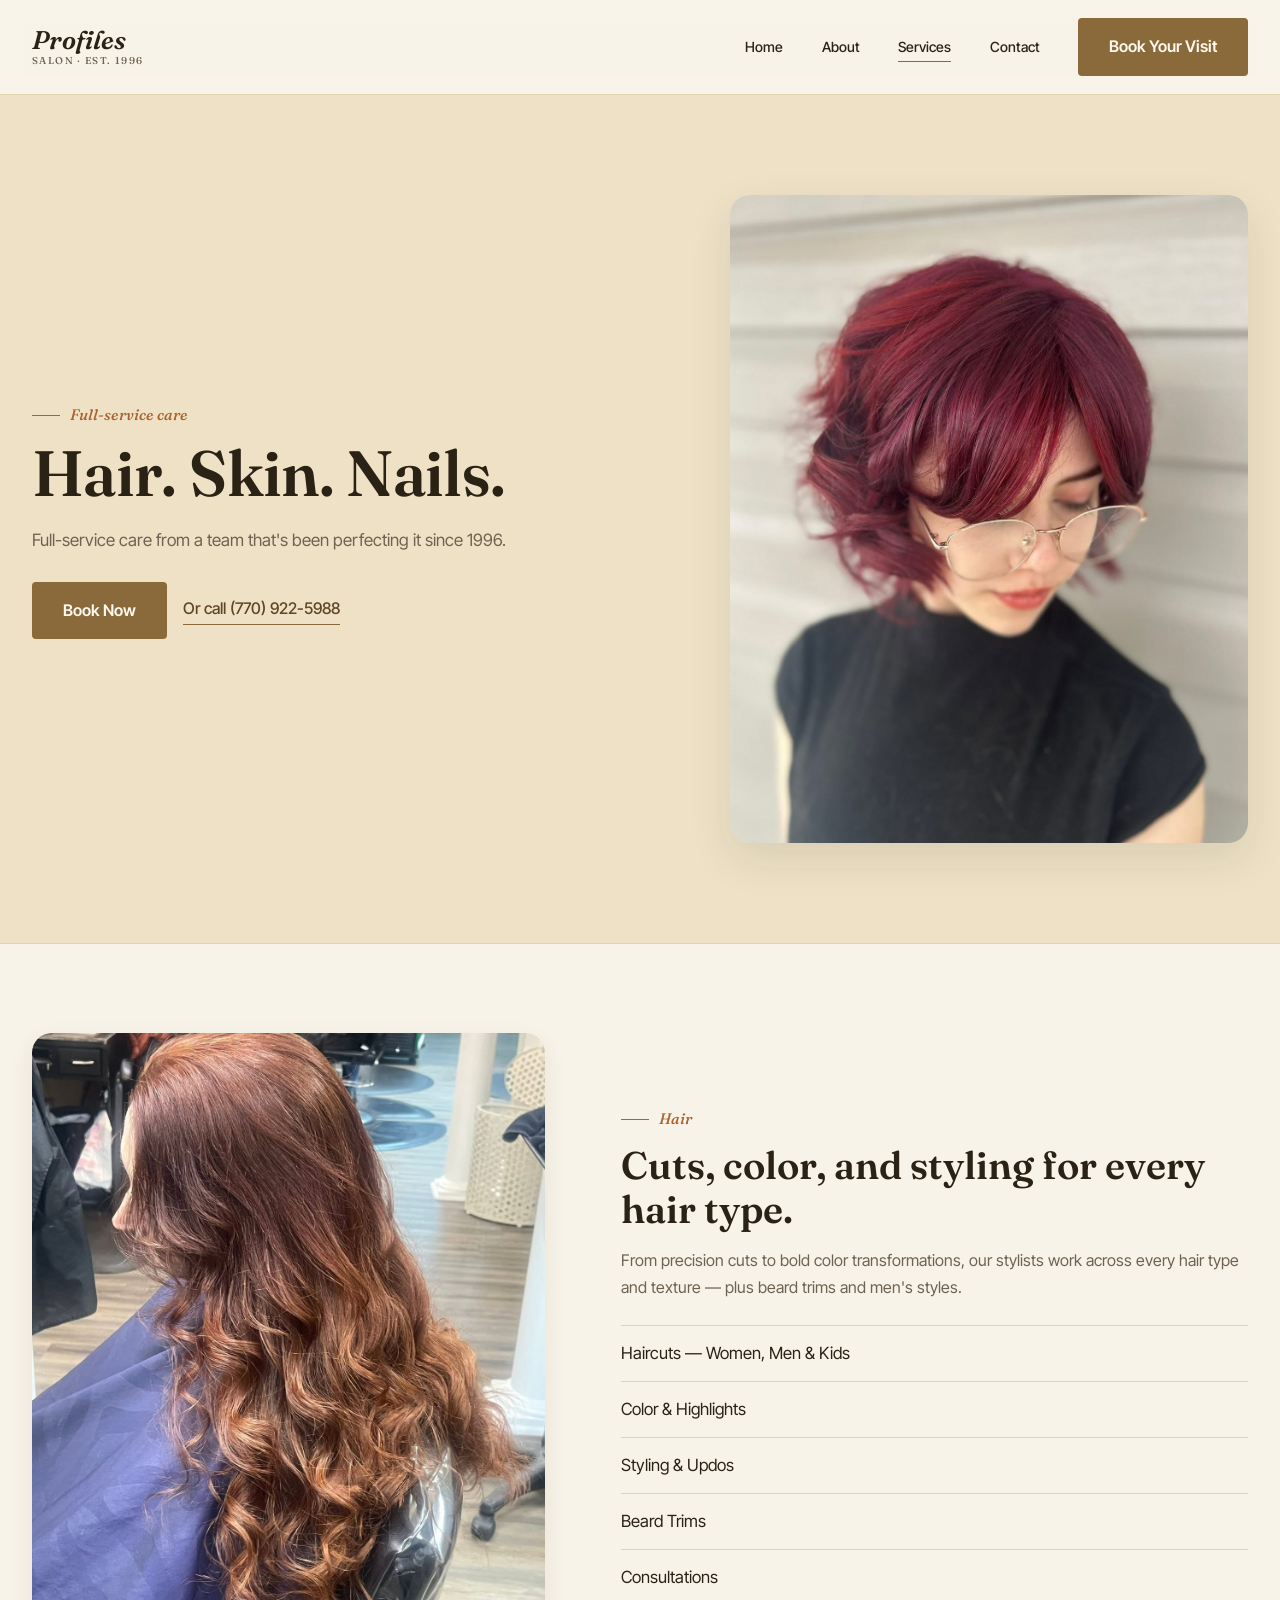
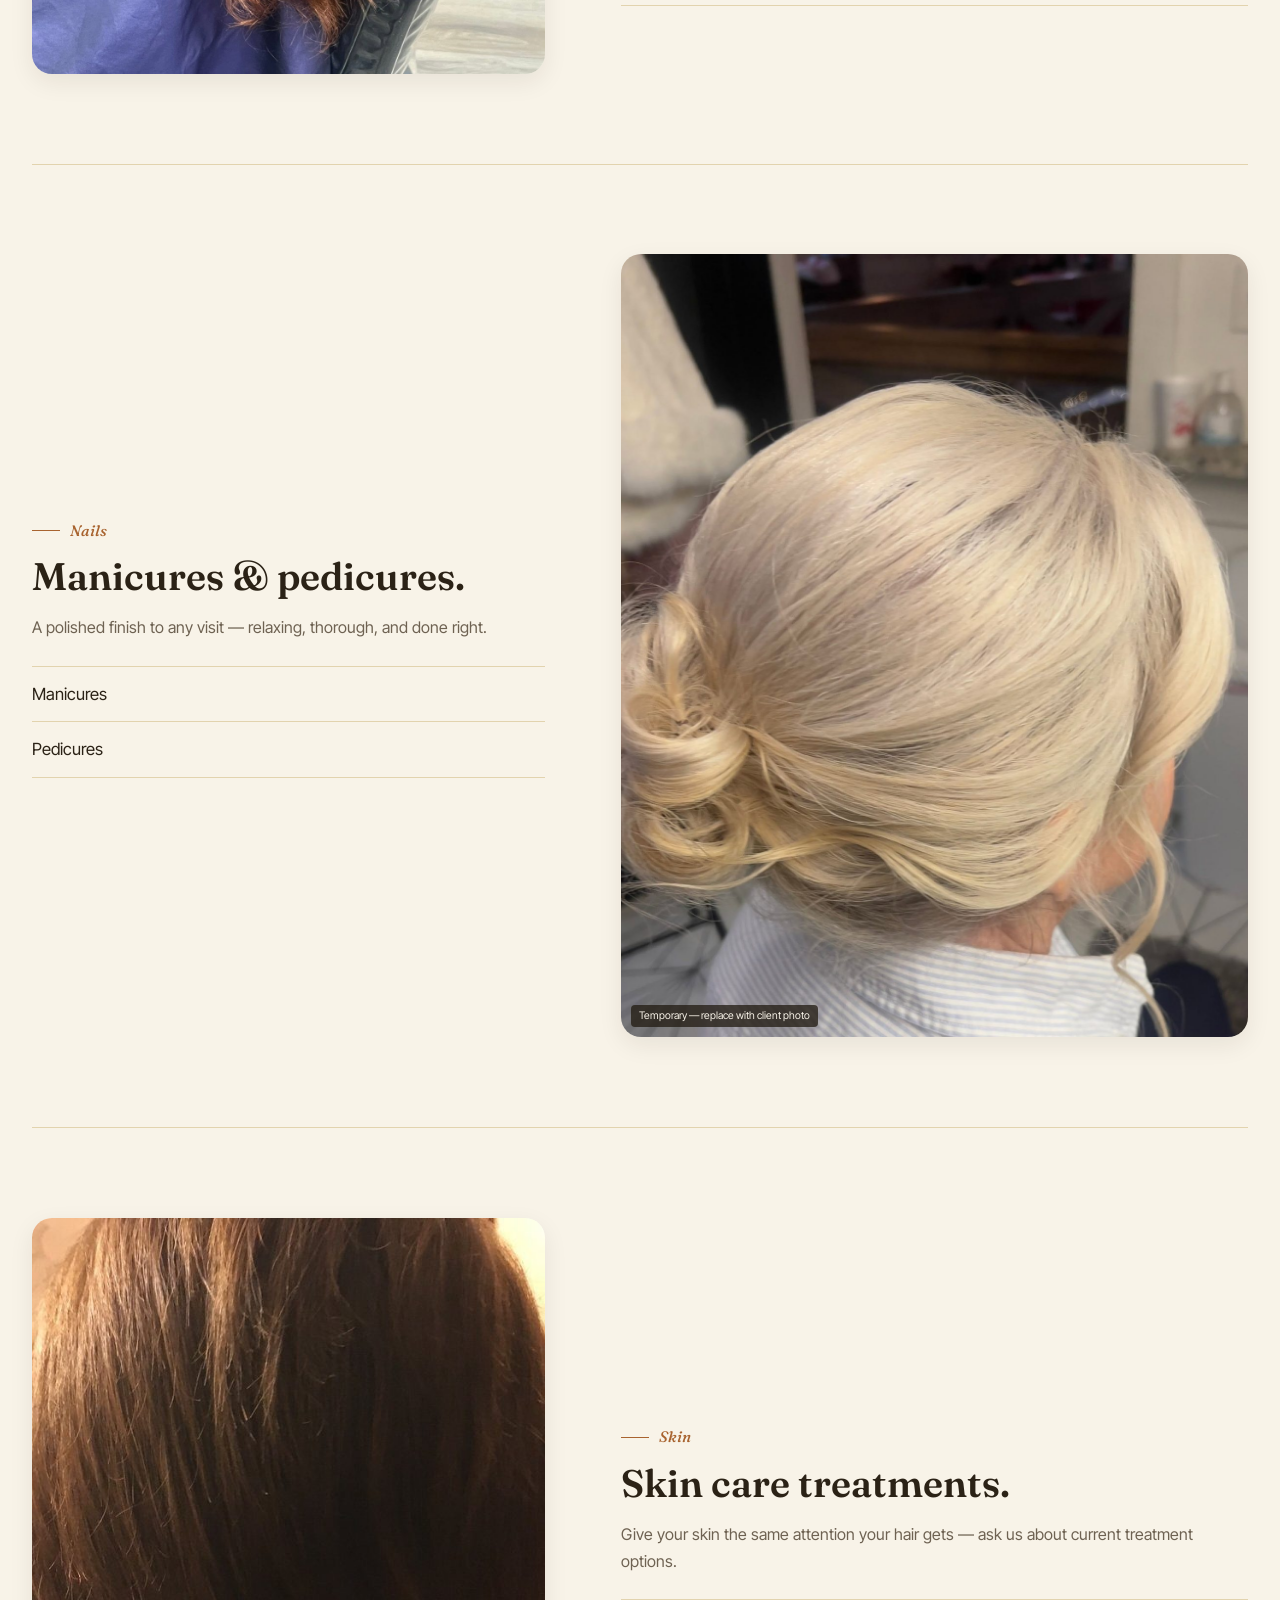
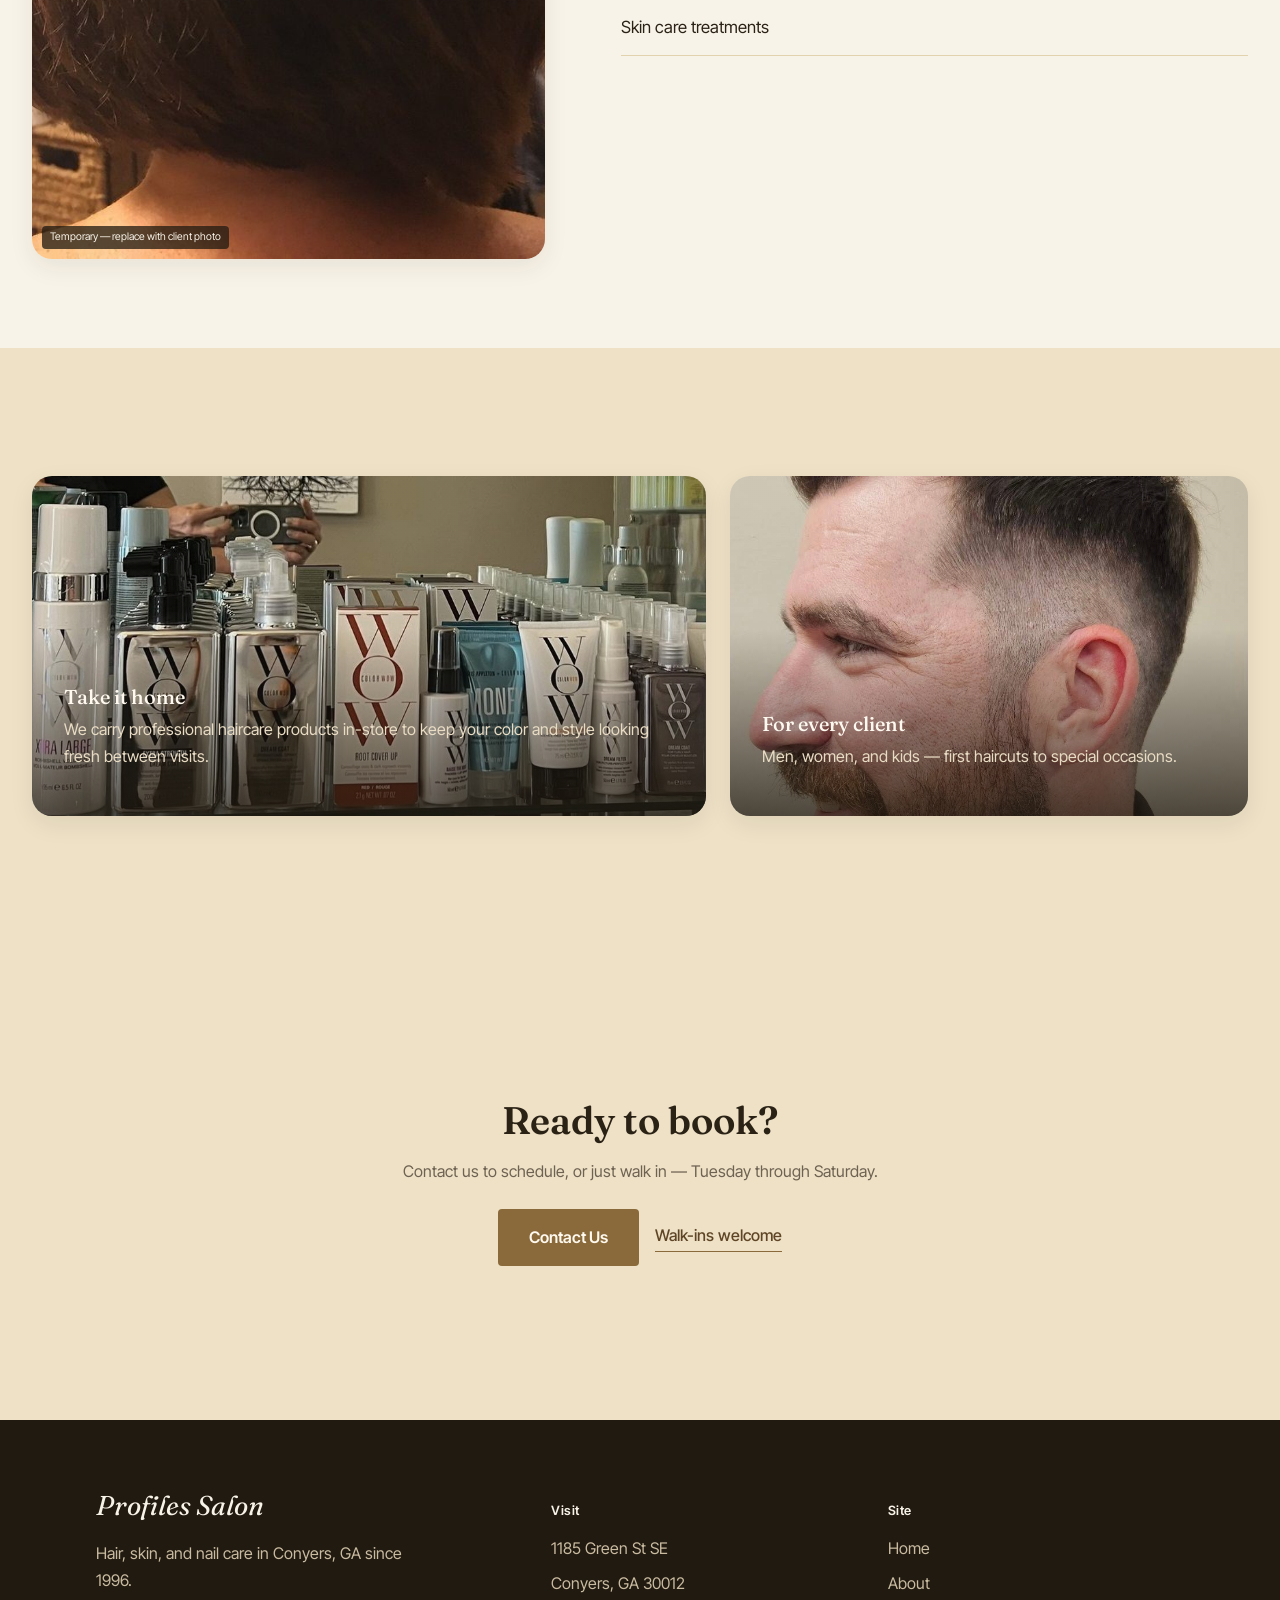
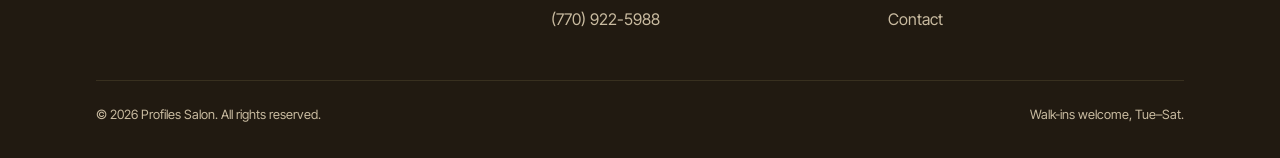
<file: services.html>
<!DOCTYPE html>
<html lang="en">
<head>
<meta charset="UTF-8">
<meta name="viewport" content="width=device-width, initial-scale=1.0">
<title>Services — Hair, Skin & Nail Care | Profiles Salon</title>
<meta name="description" content="Explore hair, nail, and skin services at Profiles Salon in Conyers, GA. Cuts, color, styling, manicures, pedicures, and more.">
<link rel="preconnect" href="https://fonts.googleapis.com">
<link rel="preconnect" href="https://fonts.gstatic.com" crossorigin>
<link href="https://fonts.googleapis.com/css2?family=Fraunces:ital,wght@0,500;0,600;0,700;1,500;1,600&family=Inter+Tight:wght@400;500;600;700&display=swap" rel="stylesheet">
<link rel="stylesheet" href="styles.css">
</head>
<body>
<div class="scroll-progress"></div>
<div class="cursor-glow" aria-hidden="true"></div>

<nav class="nav">
  <div class="content">
    <a href="index.html" class="nav-logo">Profiles<span>SALON &middot; EST. 1996</span></a>
    <button class="nav-toggle" aria-label="Toggle menu" aria-expanded="false">
      <svg viewBox="0 0 24 24" fill="none" stroke="currentColor" stroke-width="1.6"><path d="M3 6h18M3 12h18M3 18h18"/></svg>
    </button>
    <div class="nav-links">
      <a href="index.html" class="nav-link">Home</a>
      <a href="about.html" class="nav-link">About</a>
      <a href="services.html" class="nav-link is-active">Services</a>
      <a href="contact.html" class="nav-link">Contact</a>
      <a href="contact.html" class="btn btn--primary">Book Your Visit</a>
    </div>
  </div>
</nav>

<header class="hero-medium">
  <div class="content hero-medium__inner">
    <div>
      <span class="label">Full-service care</span>
      <h1>Hair. Skin. Nails.</h1>
      <p class="subhead" style="margin-top:20px;">Full-service care from a team that's been perfecting it since 1996.</p>
      <div class="btn-row" style="margin-top:28px;">
        <a href="contact.html" class="btn btn--primary">Book Now</a>
        <a href="tel:7709225988" class="text-link">Or call (770) 922-5988</a>
      </div>
    </div>
    <div class="hero-medium__image">
      <img src="images/profileshair1_0.jpg" alt="Short red bob haircut with bangs" width="900" height="1125">
    </div>
  </div>
</header>

<section class="content">
  <div class="service-block">
    <div class="service-block__image">
      <img src="images/profileshair2.jpg" alt="Long auburn wavy hair styled at Profiles Salon" loading="lazy">
    </div>
    <div>
      <span class="label">Hair</span>
      <h2>Cuts, color, and styling for every hair type.</h2>
      <p style="margin-top:16px;">From precision cuts to bold color transformations, our stylists work across every hair type and texture — plus beard trims and men's styles.</p>
      <ul class="service-list">
        <li>Haircuts — Women, Men &amp; Kids</li>
        <li>Color &amp; Highlights</li>
        <li>Styling &amp; Updos</li>
        <li>Beard Trims</li>
        <li>Consultations</li>
      </ul>
    </div>
  </div>

  <div class="service-block">
    <div class="service-block__image" style="position:relative;">
      <span class="placeholder-note">Temporary — replace with client photo</span>
      <img src="images/profileshair5.jpg" alt="Soft styled updo" loading="lazy">
    </div>
    <div>
      <span class="label">Nails</span>
      <h2>Manicures &amp; pedicures.</h2>
      <p style="margin-top:16px;">A polished finish to any visit — relaxing, thorough, and done right.</p>
      <ul class="service-list">
        <li>Manicures</li>
        <li>Pedicures</li>
      </ul>
    </div>
  </div>

  <div class="service-block">
    <div class="service-block__image" style="position:relative;">
      <span class="placeholder-note">Temporary — replace with client photo</span>
      <img src="images/profileshair.jpg" alt="Classic brunette bob styled at Profiles Salon" loading="lazy">
    </div>
    <div>
      <span class="label">Skin</span>
      <h2>Skin care treatments.</h2>
      <p style="margin-top:16px;">Give your skin the same attention your hair gets — ask us about current treatment options.</p>
      <ul class="service-list">
        <li>Skin care treatments</li>
      </ul>
    </div>
  </div>
</section>

<section class="section section--alt">
  <div class="content">
    <div class="diptych">
      <div class="diptych__tile" style="min-height:340px;">
        <img src="images/profilesstock.jpg" alt="Color Wow professional haircare products on shelf at Profiles Salon" loading="lazy">
        <div class="diptych__content">
          <h3>Take it home</h3>
          <p>We carry professional haircare products in-store to keep your color and style looking fresh between visits.</p>
        </div>
      </div>
      <div class="diptych__tile" style="min-height:340px;">
        <img src="images/profileshair4.jpg" alt="Men's fade haircut and beard trim" loading="lazy">
        <div class="diptych__content">
          <h3>For every client</h3>
          <p>Men, women, and kids — first haircuts to special occasions.</p>
        </div>
      </div>
    </div>
  </div>
</section>

<section class="section--cta">
  <div class="content--narrow">
    <h2>Ready to book?</h2>
    <p style="margin-top:16px;">Contact us to schedule, or just walk in — Tuesday through Saturday.</p>
    <div class="btn-row" style="justify-content:center;margin-top:24px;">
      <a href="contact.html" class="btn btn--primary">Contact Us</a>
      <a href="tel:7709225988" class="text-link">Walk-ins welcome</a>
    </div>
  </div>
</section>

<footer class="footer">
  <div class="content">
    <div class="footer-grid">
      <div>
        <div class="footer-logo">Profiles Salon</div>
        <p style="color:var(--color-dark-muted);max-width:36ch;">Hair, skin, and nail care in Conyers, GA since 1996.</p>
      </div>
      <div>
        <h4>Visit</h4>
        <ul>
          <li>1185 Green St SE</li>
          <li>Conyers, GA 30012</li>
          <li><a href="tel:7709225988">(770) 922-5988</a></li>
        </ul>
      </div>
      <div>
        <h4>Site</h4>
        <ul>
          <li><a href="index.html">Home</a></li>
          <li><a href="about.html">About</a></li>
          <li><a href="contact.html">Contact</a></li>
        </ul>
      </div>
    </div>
    <div class="footer-bottom">
      <span>© 2026 Profiles Salon. All rights reserved.</span>
      <span>Walk-ins welcome, Tue–Sat.</span>
    </div>
  </div>
</footer>

<script src="script.js"></script>
</body>
</html>
</file>
<file: styles.css>
/* ============================================
   PROFILES SALON — Design Token Block
   ============================================ */
:root {
  /* Colors */
  --color-bg: #F8F3E8;
  --color-bg-alt: #EEE1C6;
  --color-surface: #FFFFFF;
  --color-text: #2B2216;
  --color-text-muted: #6E6252;
  --color-primary: #8A6A3A;
  --color-primary-dark: #5F4526;
  --color-accent: #A8632F;
  --color-dark: #211A11;
  --color-dark-text: #F8F3E8;
  --color-dark-muted: #C9BBA0;
  --color-border: #E2D3AE;

  /* Typography */
  --font-display: 'Fraunces', serif;
  --font-body: 'Inter Tight', sans-serif;

  /* Radius */
  --radius-sm: 4px;
  --radius-md: 10px;
  --radius-lg: 20px;

  /* Shadow */
  --shadow-soft: 0 16px 44px rgba(33, 26, 17, 0.10);
  --shadow-card: 0 8px 24px rgba(33, 26, 17, 0.08);

  /* Gutter */
  --gutter: clamp(20px, 5vw, 80px);
}

@media (min-width: 1920px) {
  :root { --gutter: clamp(60px, 5vw, 120px); }
}
@media (min-width: 2560px) {
  :root { --gutter: clamp(80px, 5vw, 160px); }
}

* { box-sizing: border-box; }
html { scroll-behavior: smooth; }
body {
  margin: 0;
  font-family: var(--font-body);
  background: var(--color-bg);
  color: var(--color-text);
  line-height: 1.6;
  -webkit-font-smoothing: antialiased;
}
img { max-width: 100%; display: block; }
a { color: inherit; text-decoration: none; }
button { font-family: inherit; cursor: pointer; }

:focus-visible {
  outline: 2px solid var(--color-primary);
  outline-offset: 3px;
}

@media (prefers-reduced-motion: reduce) {
  * { animation-duration: 0.01ms !important; animation-iteration-count: 1 !important; transition-duration: 0.01ms !important; scroll-behavior: auto !important; }
}

.content {
  width: min(100% - var(--gutter), 1400px);
  margin-inline: auto;
}
.content--narrow { width: min(100% - var(--gutter), 760px); margin-inline: auto; }
.content--wide { width: min(100% - var(--gutter), 1760px); margin-inline: auto; }

/* ============================================
   TYPOGRAPHY
   ============================================ */
h1, h2, h3 { font-family: var(--font-display); margin: 0; color: var(--color-text); }
h1 { font-size: clamp(2.5rem, 5vw, 4.5rem); font-weight: 600; line-height: 1.06; letter-spacing: -0.01em; }
h2 { font-size: clamp(1.75rem, 3vw, 2.75rem); font-weight: 600; line-height: 1.15; }
h3 { font-size: clamp(1.25rem, 1.5vw, 1.5rem); font-weight: 500; line-height: 1.3; }
.subhead { font-size: clamp(1.0625rem, 1.2vw, 1.25rem); font-weight: 400; line-height: 1.6; color: var(--color-text-muted); }
p { font-size: clamp(1rem, 1.05vw, 1.0625rem); line-height: 1.7; color: var(--color-text-muted); margin: 0 0 1em; }
.meta { font-size: clamp(0.8rem, 0.9vw, 0.875rem); font-weight: 500; color: var(--color-text-muted); }
.label {
  font-family: var(--font-display);
  font-style: italic;
  font-size: clamp(0.95rem, 1vw, 1.1rem);
  font-weight: 500;
  color: var(--color-accent);
  display: inline-flex;
  align-items: center;
  gap: 10px;
  margin-bottom: 0.75em;
}
.label::before { content: ''; width: 28px; height: 1px; background: var(--color-accent); display: inline-block; }
.stat-number { font-family: var(--font-display); font-size: clamp(2.5rem, 5vw, 4rem); font-weight: 600; line-height: 1; }
.nav-link { font-size: clamp(0.875rem, 1vw, 0.9375rem); font-weight: 500; }

.section--dark .label { color: #D9A96B; }
.section--dark .label::before { background: #D9A96B; }

/* ============================================
   BUTTONS
   ============================================ */
.btn {
  display: inline-flex;
  align-items: center;
  justify-content: center;
  gap: 8px;
  font-size: clamp(1rem, 1.1vw, 1.125rem);
  font-weight: 600;
  padding: 15px 30px;
  border-radius: var(--radius-sm);
  border: 1px solid transparent;
  white-space: nowrap;
  transition: background 0.2s ease, color 0.2s ease, border-color 0.2s ease;
}
.btn--primary { background: var(--color-primary); color: #FFF9EF; }
.btn--primary:hover { background: var(--color-primary-dark); }
.btn--ghost { border-color: var(--color-text); color: var(--color-text); background: transparent; }
.btn--ghost:hover { background: var(--color-text); color: var(--color-bg); }
.btn--on-dark { border-color: var(--color-dark-text); color: var(--color-dark-text); }
.btn--on-dark:hover { background: var(--color-dark-text); color: var(--color-dark); }
.btn-row { display: flex; gap: 16px; flex-wrap: wrap; align-items: center; }
.text-link { border-bottom: 1px solid var(--color-primary); padding-bottom: 2px; font-weight: 500; color: var(--color-primary-dark); }
.text-link:hover { color: var(--color-accent); border-color: var(--color-accent); }

/* ============================================
   NAV
   ============================================ */
.nav {
  position: sticky; top: 0; z-index: 100;
  background: rgba(248, 243, 232, 0.92);
  backdrop-filter: blur(10px);
  border-bottom: 1px solid var(--color-border);
}
.nav .content { display: flex; align-items: center; justify-content: space-between; padding-block: 18px; }
.nav-logo { font-family: var(--font-display); font-style: italic; font-size: 1.6rem; font-weight: 600; color: var(--color-text); line-height: 1; }
.nav-logo span { display: block; font-style: normal; font-size: 0.62rem; letter-spacing: 0.14em; font-weight: 500; color: var(--color-text-muted); margin-top: 2px; }
.nav-links { display: flex; align-items: center; gap: clamp(20px, 3vw, 40px); }
.nav-links a:not(.btn) { position: relative; }
.nav-links a:not(.btn)::after {
  content: ''; position: absolute; left: 0; bottom: -4px; width: 0; height: 1px; background: var(--color-primary); transition: width 0.2s ease;
}
.nav-links a:not(.btn):hover::after,
.nav-links a.is-active::after { width: 100%; }
.nav-toggle { display: none; background: none; border: none; padding: 4px; }
.nav-toggle svg { width: 24px; height: 24px; }

@media (max-width: 860px) {
  .nav-links { position: fixed; inset: 0; top: 0; background: var(--color-bg); flex-direction: column; justify-content: center; gap: 32px; transform: translateX(100%); transition: transform 0.3s ease; }
  .nav-links.is-open { transform: translateX(0); }
  .nav-links a { font-size: 1.25rem; }
  .nav-toggle { display: block; z-index: 101; }
  .nav-links .btn { margin-top: 12px; }
}

/* ============================================
   HERO — POWER SPLIT (home)
   ============================================ */
.hero-split {
  display: grid;
  grid-template-columns: 1fr 1fr;
  min-height: 90vh;
  min-height: 90dvh;
}
.hero-split__text {
  display: flex; flex-direction: column; justify-content: center;
  padding: 64px var(--gutter);
  gap: 24px;
}
.hero-split__image { position: relative; overflow: hidden; min-height: 400px; }
.hero-split__image img { width: 100%; height: 100%; object-fit: cover; object-position: 50% 20%; }
.hero-split__image::after {
  content: ''; position: absolute; inset: 0;
  background: linear-gradient(0deg, rgba(33,26,17,0.28) 0%, rgba(33,26,17,0) 35%);
}
.hero-split .trust-line { display: flex; align-items: center; gap: 14px; margin-top: 8px; }
.hero-split .trust-line .stars { color: var(--color-accent); letter-spacing: 2px; }

@media (max-width: 900px) {
  .hero-split { grid-template-columns: 1fr; min-height: auto; }
  .hero-split__image { min-height: 55vh; order: -1; }
  .hero-split__text { padding: 48px var(--gutter); }
}

/* ============================================
   HERO — MEDIUM (interior pages)
   ============================================ */
.hero-medium {
  min-height: 58vh;
  display: flex; align-items: center;
  padding-block: clamp(60px, 10vw, 100px);
  background: var(--color-bg-alt);
  border-bottom: 1px solid var(--color-border);
}
.hero-medium__inner { display: grid; grid-template-columns: 1.1fr 0.9fr; gap: clamp(32px, 5vw, 80px); align-items: center; }
.hero-medium__image { border-radius: var(--radius-lg); overflow: hidden; box-shadow: var(--shadow-soft); aspect-ratio: 4/5; }
.hero-medium__image img { width: 100%; height: 100%; object-fit: cover; }
@media (max-width: 900px) {
  .hero-medium__inner { grid-template-columns: 1fr; }
  .hero-medium__image { order: -1; aspect-ratio: 16/10; }
}

/* ============================================
   SECTIONS
   ============================================ */
.section { padding-block: clamp(80px, 10vw, 160px); }
.section--tight { padding-block: clamp(48px, 5vw, 72px); }
.section--alt { background: var(--color-bg-alt); }
.section--dark { background: var(--color-dark); color: var(--color-dark-text); }
.section--dark h2, .section--dark h3 { color: var(--color-dark-text); }
.section--dark p { color: var(--color-dark-muted); }
.section--cta { padding-block: clamp(100px, 12vw, 200px); text-align: center; background: var(--color-bg-alt); }
.section-head { max-width: 700px; margin-bottom: clamp(36px, 5vw, 64px); }
.section-head--center { max-width: 640px; margin-inline: auto; text-align: center; }

/* ============================================
   TRUST BAR
   ============================================ */
.trust-bar { display: grid; grid-template-columns: repeat(3, 1fr); gap: 32px; text-align: center; }
.trust-bar__item .stat-number { color: #D9A96B; }
.trust-bar__item .meta { color: var(--color-dark-muted); margin-top: 6px; }
@media (max-width: 700px) { .trust-bar { grid-template-columns: 1fr; gap: 40px; } }

/* ============================================
   SERVICES PREVIEW — asymmetric diptych
   ============================================ */
.diptych { display: grid; grid-template-columns: 1.3fr 1fr; gap: 24px; }
.diptych__tile {
  position: relative; border-radius: var(--radius-lg); overflow: hidden;
  min-height: 480px; display: flex; align-items: flex-end;
  box-shadow: var(--shadow-card);
}
.diptych__tile img { position: absolute; inset: 0; width: 100%; height: 100%; object-fit: cover; }
.diptych__tile::after { content: ''; position: absolute; inset: 0; background: linear-gradient(0deg, rgba(33,26,17,0.75) 0%, rgba(33,26,17,0.05) 55%); }
.diptych__tile--placeholder { background: var(--color-bg-alt); align-items: flex-end; }
.diptych__tile--placeholder::after { background: linear-gradient(0deg, rgba(33,26,17,0.55) 0%, rgba(33,26,17,0) 55%); }
.diptych__content { position: relative; z-index: 1; padding: 32px; color: #FFF9EF; }
.diptych__content h3 { color: #FFF9EF; margin-bottom: 6px; }
.diptych__content p { color: #E9DCC4; margin-bottom: 14px; }
.diptych__badge { position: absolute; top: 20px; right: 20px; z-index: 1; background: rgba(248,243,232,0.9); color: var(--color-text); font-size: 0.7rem; font-weight: 600; padding: 5px 10px; border-radius: 20px; }
@media (max-width: 780px) { .diptych { grid-template-columns: 1fr; } .diptych__tile { min-height: 340px; } }

/* ============================================
   ABOUT PREVIEW SPLIT
   ============================================ */
.about-split { display: grid; grid-template-columns: 0.9fr 1.1fr; gap: clamp(32px, 6vw, 90px); align-items: center; }
.about-split__image { border-radius: var(--radius-lg); overflow: hidden; box-shadow: var(--shadow-card); aspect-ratio: 5/6; }
.about-split__image img { width: 100%; height: 100%; object-fit: cover; }
@media (max-width: 900px) { .about-split { grid-template-columns: 1fr; } .about-split__image { order: -1; aspect-ratio: 16/10; } }

/* ============================================
   GALLERY (work showcase)
   ============================================ */
.gallery { columns: 4 240px; column-gap: 20px; }
.gallery img { width: 100%; border-radius: var(--radius-md); margin-bottom: 20px; box-shadow: var(--shadow-card); break-inside: avoid; }
@media (max-width: 900px) { .gallery { columns: 2 160px; } }

/* ============================================
   TESTIMONIALS
   ============================================ */
.testimonials { display: grid; grid-template-columns: repeat(2, 1fr); gap: clamp(32px, 4vw, 56px); }
.testimonial { padding-top: 20px; border-top: 1px solid var(--color-border); }
.testimonial p { font-family: var(--font-display); font-size: clamp(1.15rem, 1.5vw, 1.4rem); font-style: italic; color: var(--color-text); line-height: 1.5; margin-bottom: 16px; }
.testimonial cite { font-style: normal; font-size: 0.9rem; color: var(--color-text-muted); font-weight: 500; }
@media (max-width: 780px) { .testimonials { grid-template-columns: 1fr; } }

/* ============================================
   LOCATION / HOURS
   ============================================ */
.location-split { display: grid; grid-template-columns: 1.2fr 0.8fr; min-height: 60vh; }
.location-split__map { position: relative; min-height: 340px; }
.location-split__map iframe { width: 100%; height: 100%; min-height: 340px; border: 0; filter: grayscale(0.15) sepia(0.08); }
.location-split__info { background: var(--color-bg-alt); padding: clamp(40px, 5vw, 72px) var(--gutter); display: flex; flex-direction: column; justify-content: center; gap: 28px; }
.hours-table { width: 100%; border-collapse: collapse; }
.hours-table td { padding: 7px 0; font-size: 0.95rem; border-bottom: 1px solid var(--color-border); }
.hours-table td:last-child { text-align: right; color: var(--color-text-muted); }
.hours-table tr.is-closed td { color: var(--color-text-muted); }
@media (max-width: 900px) { .location-split { grid-template-columns: 1fr; } }

/* ============================================
   FOOTER
   ============================================ */
.footer { background: var(--color-dark); color: var(--color-dark-muted); padding: 64px var(--gutter) 32px; }
.footer-grid { display: grid; grid-template-columns: 1.4fr 1fr 1fr; gap: 40px; margin-bottom: 48px; }
.footer-logo { font-family: var(--font-display); font-style: italic; font-size: 1.7rem; color: var(--color-dark-text); margin-bottom: 12px; }
.footer h4 { font-family: var(--font-body); font-size: 0.8rem; font-weight: 600; letter-spacing: 0.04em; color: var(--color-dark-text); margin-bottom: 14px; }
.footer ul { list-style: none; padding: 0; margin: 0; display: flex; flex-direction: column; gap: 10px; }
.footer a:hover { color: var(--color-dark-text); }
.footer-bottom { border-top: 1px solid #38301F; padding-top: 24px; font-size: 0.8rem; display: flex; justify-content: space-between; flex-wrap: wrap; gap: 12px; }
@media (max-width: 780px) { .footer-grid { grid-template-columns: 1fr; gap: 32px; } .footer-bottom { flex-direction: column; } }

/* ============================================
   FORM (contact page)
   ============================================ */
.contact-split { display: grid; grid-template-columns: 1.2fr 0.8fr; gap: clamp(32px, 6vw, 90px); align-items: start; }
.form-field { margin-bottom: 20px; }
.form-field label { display: block; font-size: 0.85rem; font-weight: 500; margin-bottom: 6px; color: var(--color-text); }
.form-field input, .form-field select, .form-field textarea {
  width: 100%; padding: 13px 16px; border: 1px solid var(--color-border); border-radius: var(--radius-sm);
  background: var(--color-surface); font-family: var(--font-body); font-size: 1rem; color: var(--color-text);
}
.form-field textarea { min-height: 120px; resize: vertical; }
.form-field input:focus, .form-field select:focus, .form-field textarea:focus { outline: 2px solid var(--color-primary); outline-offset: 1px; border-color: var(--color-primary); }
.form-row { display: grid; grid-template-columns: 1fr 1fr; gap: 20px; }
@media (max-width: 600px) { .form-row { grid-template-columns: 1fr; } }
.contact-info-card { background: var(--color-bg-alt); border-radius: var(--radius-lg); padding: clamp(28px, 3vw, 40px); }
.contact-info-card .info-row { display: flex; gap: 14px; padding: 16px 0; border-bottom: 1px solid var(--color-border); }
.contact-info-card .info-row:last-child { border-bottom: 0; }
.contact-info-card .info-row strong { display: block; font-size: 0.95rem; margin-bottom: 2px; }
.form-success { display: none; background: var(--color-primary); color: #FFF9EF; padding: 24px; border-radius: var(--radius-md); margin-top: 20px; }
.form-success.is-visible { display: block; }

/* ============================================
   TEAM CARDS (about page)
   ============================================ */
.team-grid { display: grid; grid-template-columns: repeat(auto-fit, minmax(220px, 1fr)); gap: 28px; }
.team-card { background: var(--color-surface); border: 1px solid var(--color-border); border-radius: var(--radius-lg); padding: 28px; }
.team-card__initial {
  width: 52px; height: 52px; border-radius: 50%; background: var(--color-bg-alt); color: var(--color-primary-dark);
  font-family: var(--font-display); font-size: 1.25rem; display: flex; align-items: center; justify-content: center; margin-bottom: 16px;
}
.team-card h3 { margin-bottom: 4px; }
.team-card .meta { color: var(--color-accent); }

/* ============================================
   SERVICE LIST (services page)
   ============================================ */
.service-block { display: grid; grid-template-columns: 0.9fr 1.1fr; gap: clamp(32px, 6vw, 80px); align-items: center; padding-block: clamp(56px, 7vw, 100px); border-bottom: 1px solid var(--color-border); }
.service-block:last-child { border-bottom: none; }
.service-block__image { border-radius: var(--radius-lg); overflow: hidden; box-shadow: var(--shadow-card); aspect-ratio: 4/5; }
.service-block__image img { width: 100%; height: 100%; object-fit: cover; }
.service-block:nth-child(even) .service-block__image { order: 2; }
.service-list { list-style: none; padding: 0; margin: 24px 0 0; display: flex; flex-direction: column; gap: 0; }
.service-list li { padding: 14px 0; border-top: 1px solid var(--color-border); font-size: 1.05rem; }
.service-list li:last-child { border-bottom: 1px solid var(--color-border); }
@media (max-width: 860px) {
  .service-block { grid-template-columns: 1fr; }
  .service-block__image, .service-block:nth-child(even) .service-block__image { order: -1; aspect-ratio: 16/10; }
}

/* ============================================
   AWARD BADGE
   ============================================ */
.award-strip { display: flex; align-items: center; gap: 20px; flex-wrap: wrap; padding: 24px 28px; background: var(--color-surface); border: 1px solid var(--color-border); border-radius: var(--radius-md); }
.award-strip img { width: 84px; border-radius: var(--radius-sm); }
.award-strip .meta { color: var(--color-text); }

/* ============================================
   PLACEHOLDER TAG
   ============================================ */
.placeholder-note { position: absolute; bottom: 10px; left: 10px; z-index: 1; font-size: 0.65rem; background: rgba(33,26,17,0.75); color: #F8F3E8; padding: 3px 8px; border-radius: 4px; }

/* Page transition helper */
.reveal { animation: fadeUp 0.7s ease both; }
@keyframes fadeUp { from { opacity: 0; transform: translateY(14px); } to { opacity: 1; transform: translateY(0); } }

/* ============================================
   SCROLL-DRIVEN REVEAL
   Elements fade/rise into place as they cross
   the viewport. Applied via JS (IntersectionObserver)
   so no per-element markup edits were needed.
   ============================================ */
.reveal-io {
  opacity: 0;
  transform: translateY(28px);
  transition: opacity 0.8s cubic-bezier(0.16, 1, 0.3, 1), transform 0.8s cubic-bezier(0.16, 1, 0.3, 1);
  transition-delay: var(--reveal-delay, 0ms);
}
.reveal-io.is-visible { opacity: 1; transform: translateY(0); }

/* ============================================
   NAV — scrolled state
   ============================================ */
.nav { transition: box-shadow 0.3s ease, background 0.3s ease; }
.nav.is-scrolled { box-shadow: 0 4px 20px rgba(33,26,17,0.06); background: rgba(248, 243, 232, 0.97); }

.scroll-progress {
  position: fixed; top: 0; left: 0; height: 2px; width: 0%;
  background: var(--color-primary); z-index: 200;
  transition: width 0.08s linear;
}

/* ============================================
   CURSOR GLOW — soft brass light that follows
   the pointer within the hero. Desktop only.
   ============================================ */
.cursor-glow {
  position: fixed; top: 0; left: 0; width: 480px; height: 480px;
  pointer-events: none; z-index: 1;
  background: radial-gradient(circle, rgba(168,99,47,0.10) 0%, rgba(168,99,47,0) 70%);
  transform: translate(-50%, -50%);
  opacity: 0; transition: opacity 0.4s ease;
  will-change: transform;
}
.cursor-glow.is-active { opacity: 1; }
@media (max-width: 860px), (pointer: coarse) { .cursor-glow { display: none; } }

/* ============================================
   TILT — subtle 3D response to cursor position.
   Desktop / fine-pointer only; JS applies inline
   transforms, this just sets up the perspective.
   ============================================ */
.tilt {
  transition: transform 0.4s cubic-bezier(0.16, 1, 0.3, 1), box-shadow 0.4s ease;
  will-change: transform;
}
.tilt-wrap { perspective: 1200px; }
@media (max-width: 860px), (pointer: coarse) {
  .tilt { transition: none !important; transform: none !important; }
}

/* ============================================
   MAGNETIC BUTTONS
   ============================================ */
.btn--primary { transition: background 0.2s ease, color 0.2s ease, transform 0.25s cubic-bezier(0.16, 1, 0.3, 1); }
@media (max-width: 860px), (pointer: coarse) {
  .btn--primary { transform: none !important; }
}

/* ============================================
   PARALLAX HERO IMAGE
   ============================================ */
.hero-split__image img,
.hero-medium__image img { will-change: transform; }

/* ============================================
   GALLERY — scroll-in stagger
   ============================================ */
.gallery img.reveal-io { transform: translateY(40px) scale(0.97); }
.gallery img.reveal-io.is-visible { transform: translateY(0) scale(1); }

@media (prefers-reduced-motion: reduce) {
  .reveal-io { opacity: 1 !important; transform: none !important; transition: none !important; }
  .cursor-glow { display: none !important; }
  .tilt { transform: none !important; }
}
</file>
